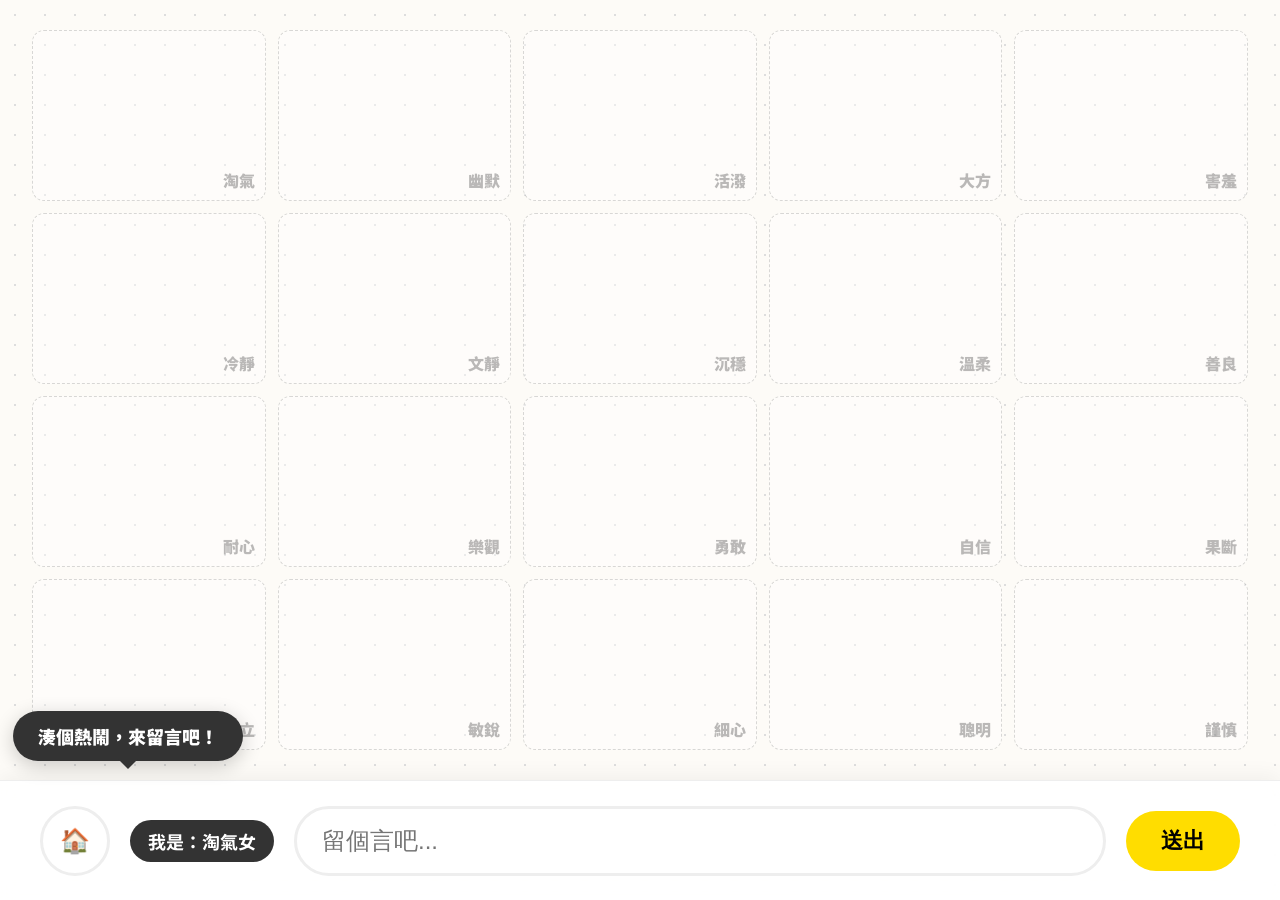
<file: guestbook.html>
<!DOCTYPE html>
<html lang="zh-Hant">
<head>
<meta charset="UTF-8">
<meta name="viewport" content="width=device-width, initial-scale=1, maximum-scale=1, user-scalable=no">
<title>20種結果留言牆</title>
<link href="https://fonts.googleapis.com/css2?family=Manrope:wght@400;700;800&family=Noto+Sans+TC:wght@400;700;900&display=swap" rel="stylesheet">

<style>
  /* === 自訂鼠標樣式 === */
  body, button, input, .person, .zone, .ui-layer { 
    cursor: none !important; 
  }

  #fake-cursor {
    width: 100px; 
    height: 100px;
    position: fixed; top: 0; left: 0; 
    pointer-events: none; z-index: 99999; will-change: transform;
  }
  
  #fake-cursor-img {
    width: 100%; height: 100%;
    background-image: url('PNG/cursor.png'); 
    background-size: contain; background-repeat: no-repeat;
    transform-origin: center 80%;
  }
  
  #fake-cursor.is-clicking #fake-cursor-img {
    background-image: url('PNG/cursor-click.png'); 
    transform: rotate(-5deg);
  }

  * { box-sizing: border-box; }
  body { 
    font-family: "Manrope", "Noto Sans TC", sans-serif; 
    margin: 0; padding: 0; 
    background: #f0f0f0; 
    height: 100vh; width: 100vw;
    overflow: hidden; 
  }

  /* === 主容器 === */
  .viewport {
    width: 100%; height: 100%;
    position: relative;
    background-color: #fdfbf7;
    background-image: radial-gradient(#ddd 1px, transparent 1px);
    background-size: 30px 30px;
    display: flex; justify-content: center; align-items: center; 
    padding-bottom: 120px; 
  }

  /* === 廣場網格 === */
  .plaza {
    width: 95vw; height: 80vh; 
    display: grid; 
    grid-template-columns: repeat(5, 1fr); 
    grid-template-rows: repeat(4, 1fr);
    gap: 12px; 
  }

  /* === 區域樣式 === */
  .zone {
    position: relative;
    border: 1px dashed rgba(0,0,0,0.15); 
    border-radius: 12px;
    background: rgba(255,255,255,0.4);
    transition: all 0.2s;
  }
  .zone:hover { 
    background: rgba(255,255,255,0.8); 
    border-color: rgba(0,0,0,0.3);
  }
  .zone-label {
    position: absolute; 
    font-size: 16px; font-weight: 900; color: #555; opacity: 0.4;
    bottom: 8px; right: 10px;
    pointer-events: none; z-index: 0;
  }

  /* === 小人樣式 === */
  .person {
    position: absolute;
    display: flex; flex-direction: column; align-items: center;
    width: 100px; /* 🎯 配合下方寬度調整 */
    z-index: 10;
    transition: transform 0.2s, z-index 0.2s;
    cursor: pointer;
  }
  .person:hover { z-index: 100 !important; transform: scale(1.2); }

  /* 🎯 修改點：將原本的 150px 縮小為 100px，減輕效能負擔 */
  .avatar-video-box {
    width: 100px; height: 100px; 
    background: transparent; 
    border: none; 
    border-radius: 0; 
    box-shadow: none; 
    display: flex; justify-content: center; align-items: center;
    position: relative;
    overflow: visible; 
  }
  
  /* 影片本體 */
  .avatar-video-box video {
    width: 100%; height: 100%;
    object-fit: contain; 
    transform: scale(1); 
  }

  .bubble {
    background: #fff; padding: 4px 8px; border-radius: 8px;
    font-size: 13px; font-weight: 700; color: #333;
    box-shadow: 0 2px 5px rgba(0,0,0,0.1);
    margin-bottom: 0px; 
    position: relative;
    max-width: 120px; 
    white-space: nowrap; overflow: hidden; text-overflow: ellipsis;
    opacity: 0.95;
    text-align: center;
  }
  .person:hover .bubble { white-space: normal; overflow: visible; z-index: 101; min-width: 90px;}
  .bubble::after {
    content: ''; position: absolute; bottom: -4px; left: 50%; transform: translateX(-50%);
    border-width: 4px 4px 0; border-style: solid; border-color: #fff transparent transparent;
  }

  /* === UI 固定層 === */
  .ui-layer {
    position: fixed; top: 0; left: 0; width: 100%; height: 100%;
    pointer-events: none; z-index: 500;
  }
  .ui-layer > * { pointer-events: auto; }

  .input-bar {
    position: absolute; bottom: 0; left: 0; width: 100%; 
    height: 120px;
    background: rgba(255,255,255,0.9); padding: 0 40px;
    box-shadow: 0 -4px 20px rgba(0,0,0,0.05);
    display: flex; align-items: center; gap: 20px; 
    backdrop-filter: blur(8px);
    border-top: 1px solid #eee;
  }
  
  .role-badge { 
    background: #333; color: #fff; padding: 8px 18px; border-radius: 30px; 
    font-weight: bold; white-space: nowrap; font-size: 18px;
  }
  
  input { 
    flex-grow: 1; padding: 15px 25px; 
    font-size: 24px; 
    border: 3px solid #eee; border-radius: 60px; outline: none; 
    height: 70px;
  }
  
  button.send { 
    padding: 15px 35px; border-radius: 60px; border: 0; 
    background: #ffdd00; font-weight: 900; 
    font-size: 22px; 
    cursor: pointer; 
  }
  
  button.home {
    padding: 15px; border-radius: 50%; border: 3px solid #eee; 
    background: #fff; cursor: pointer; 
    font-size: 24px; 
    width: 70px; height: 70px;
    display: flex; align-items: center; justify-content: center;
  }

 

  /* --- 留言引導氣泡框 --- */
  .invite-bubble {
    position: absolute;
    top: -70px; 
    left: 10%;
    transform: translateX(-50%);
    background-color: #333; 
    color: #fff;
    padding: 12px 25px;
    border-radius: 50px;
    font-weight: 900;
    font-size: 18px;
    box-shadow: 0 5px 20px rgba(0,0,0,0.2);
    white-space: nowrap;
    pointer-events: none; 
    z-index: 600;
    animation: floatInvite 2s ease-in-out infinite;
  }

  .invite-bubble::after {
    content: '';
    position: absolute;
    bottom: -8px; 
    left: 50%;
    transform: translateX(-50%);
    border-width: 10px 10px 0; 
    border-style: solid;
    border-color: #333 transparent transparent transparent;
  }

  @keyframes floatInvite {
    0%, 100% { transform: translate(-50%, 0); }
    50% { transform: translate(-50%, -10px); } 
  }
</style>
</head>
<body>

  <div class="viewport">
    <div class="plaza" id="plaza"></div>
  </div>



  <div class="ui-layer">
    <div class="input-bar">
      <div class="invite-bubble">湊個熱鬧，來留言吧！</div>
      <button class="home" onclick="location.href='index.html'">🏠</button>
      <div class="role-badge">我是：<span id="my-role">未知</span></div>
      
      <input type="text" id="msg-input" placeholder="留個言吧..." maxlength="20" autocomplete="off">
      
      <button class="send" onclick="addMessage()">送出</button>
    </div>
  </div>
  
<div id="fake-cursor"><div id="fake-cursor-img"></div></div>
<script>
  // ==========================================
  // 1. 設定：20 種結果名稱 (對應格子)
  // ==========================================
  const roleList = [
    "淘氣", "幽默", "活潑", "大方",
    "害羞", "冷靜", "文靜", "沉穩",
    "溫柔", "善良", "耐心", "樂觀",
    "勇敢", "自信", "果斷", "獨立",
    "敏銳", "細心", "聰明", "謹慎"
  ];

  // 生成格子
  const plaza = document.getElementById('plaza');
  roleList.forEach((role, i) => {
    const zone = document.createElement('div');
    zone.className = 'zone';
    zone.id = `zone-${i}`;
    
    const label = document.createElement('div');
    label.className = 'zone-label';
    label.textContent = role;
    zone.appendChild(label);
    plaza.appendChild(zone);
  });

  // ==========================================
  // 3. 資料與渲染
  // ==========================================
  const myData = JSON.parse(localStorage.getItem('photobooth_template') || '{}');
  const myRole = myData.role || '淘氣女'; 
  document.getElementById('my-role').textContent = myRole;

  let messages = JSON.parse(localStorage.getItem('guestbook_messages') || '[]');

 function renderCrowd() {
    // 1. 重置所有格子的內容 (只保留標籤)
    document.querySelectorAll('.zone').forEach(z => {
      const label = z.querySelector('.zone-label');
      z.innerHTML = ''; 
      if(label) z.appendChild(label);
    });

    // 🎯 效能救星 1：限制畫面最多只顯示「最新 50 筆」留言，防止 DOM 元素爆炸
  const displayMessages = messages;

    // 2. 渲染每一個留言的小人
    displayMessages.forEach((msg, idx) => {
      const fullRole = msg.role; // e.g. "淘氣女"
      const adjective = fullRole.replace(/[男女]$/, ''); // "淘氣"
      
      let roleIndex = roleList.indexOf(adjective);
      if(roleIndex === -1) roleIndex = roleList.indexOf(fullRole);
      if(roleIndex === -1) roleIndex = 19; 

      const container = document.getElementById(`zone-${roleIndex}`);
      if(!container) return;

      const person = document.createElement('div');
      person.className = `person style-0`;
      
      // 隨機位置計算
      const hash = msg.text.length + idx * 113; 
      const randX = (hash * 37 % 70) + 15; 
      const randY = (hash * 59 % 60) + 20; 
      
      person.style.left = `${randX}%`;
      person.style.top = `${randY}%`;
      person.style.zIndex = idx + 10;

      const videoSrc = `Quiz results page/${fullRole}.webm`;

      // 🎯 效能救星 2：拿掉 autoplay，加上 preload="metadata"，讓瀏覽器預設只抓第一張畫面當圖片
      person.innerHTML = `
        <div class="bubble">${msg.text}</div>
        <div class="avatar-video-box">
          <video src="${videoSrc}" loop muted playsinline preload="metadata" class="avatar-vid"></video>
        </div>
      `;
      
      // 🎯 效能救星 3：滑鼠移上去才播放影片，移開就暫停並回到第一幀
      person.addEventListener('mouseenter', () => {
        const vid = person.querySelector('video');
        if (vid) vid.play().catch(e => console.log(e));
      });
      
      person.addEventListener('mouseleave', () => {
        const vid = person.querySelector('video');
        if (vid) {
          vid.pause();
          vid.currentTime = 0; 
        }
      });

      container.appendChild(person);
    });
  }

  // ==========================================
  // 4. 輸入留言
  // ==========================================
  function addMessage() {
    const input = document.getElementById('msg-input');
    const text = input.value.trim();
    if(!text) return;
    
    const newMsg = {
      role: myRole, 
      text: text,
      time: new Date().toLocaleTimeString()
    };
    
    messages.push(newMsg); 
    localStorage.setItem('guestbook_messages', JSON.stringify(messages));
    
    input.value = '';
    renderCrowd();
  }

  document.getElementById('msg-input').addEventListener('keypress', (e)=>{
    if(e.key === 'Enter') addMessage();
  });

  // 啟動畫面渲染
  renderCrowd();

// === 自訂鼠標控制 ===
  (function(){
    const cursor = document.getElementById('fake-cursor');
    let mouseX = -100, mouseY = -100; 
    let curX = -100, curY = -100;

    document.addEventListener('mousemove', (e) => {
      mouseX = e.clientX;
      mouseY = e.clientY;
    });

    document.addEventListener('mousedown', () => cursor.classList.add('is-clicking'));
    document.addEventListener('mouseup', () => cursor.classList.remove('is-clicking'));

    function renderCursor() {
      curX += (mouseX - curX) * 0.2;
      curY += (mouseY - curY) * 0.2;
      cursor.style.transform = `translate3d(${curX}px, ${curY}px, 0)`;
      requestAnimationFrame(renderCursor);
    }
    renderCursor();
  })();
</script>
</body>
</html>
</file>
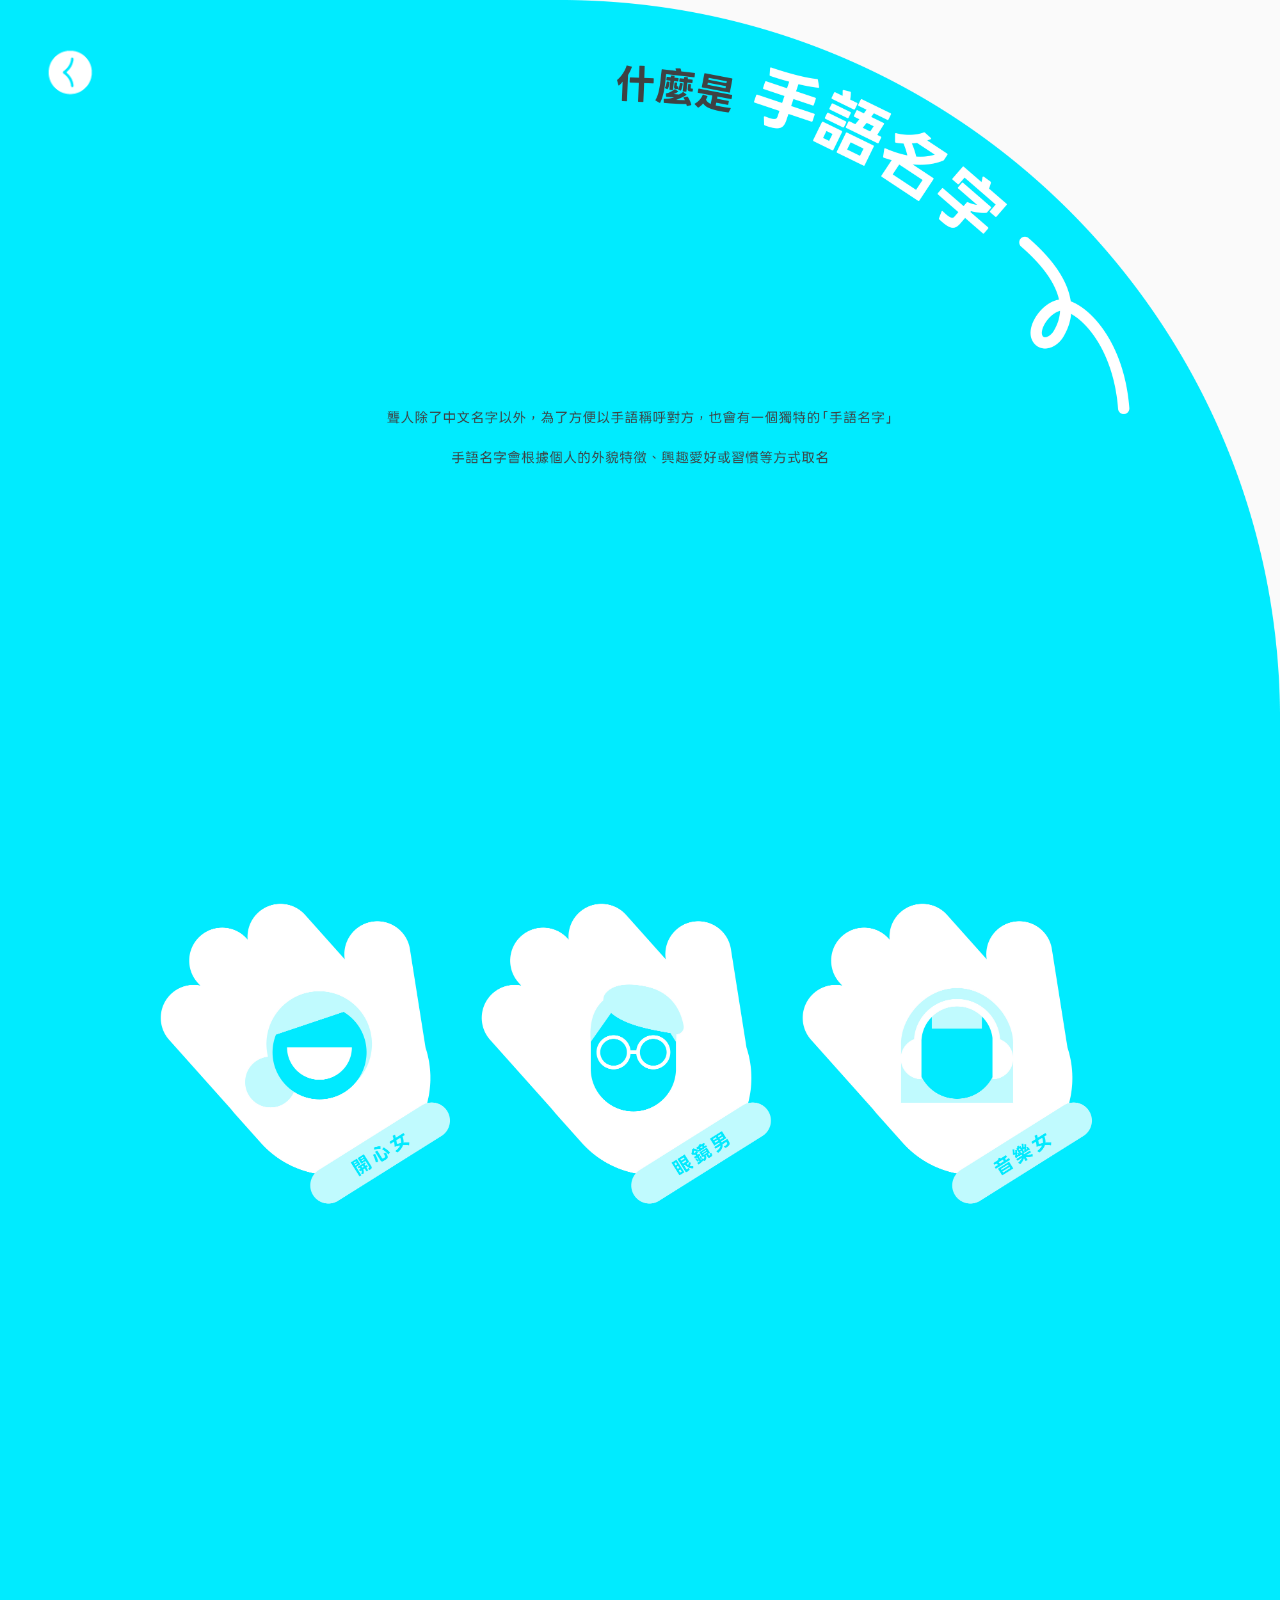
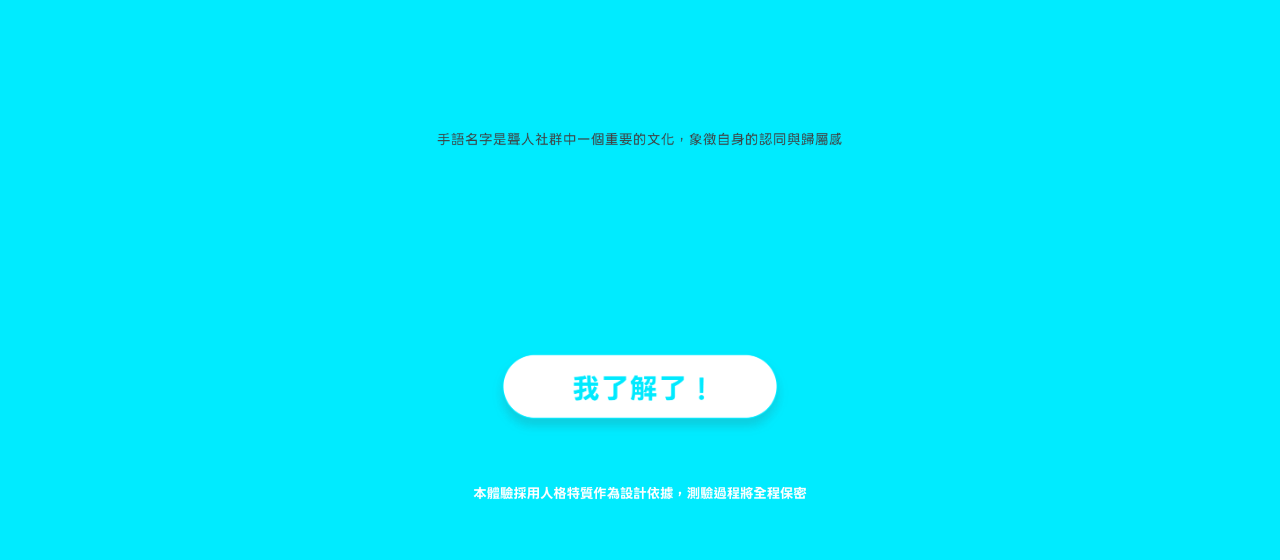
<file: intro.html>
<!DOCTYPE html>
<html lang="zh-TW">
<head>
    <meta charset="UTF-8">
    <meta name="viewport" content="width=device-width, initial-scale=1.0">
    <title>什麼是手語名字</title>
    <link rel="stylesheet" href="style.css">
</head>
<body class="intro-page">

    <a href="quiz-start.html" class="back-home-btn">
        <img src="PNG/回到最頂部_箭頭.png" alt="返回首頁">
    </a>

    <div class="intro-container">
        <img src="JPG/介紹.jpg" alt="什麼是手語名字" class="intro-bg-img">
        <img src="PNG/介紹_按鈕.png" alt="前往下一階段" class="next-btn" id="nextBtn">
    </div>

    <div class="info-overlay" id="infoOverlay" style="display: none;">
        <div class="info-card">
            <h2 class="info-title">該如何稱呼你呢</h2>
           <input type="text" id="userNameInput" class="info-input" placeholder="輸入名字" autocomplete="off">

            <h2 class="info-title">生理性別</h2>
            <div class="gender-selection">
                <button class="gender-btn" data-gender="男">男</button>
                <button class="gender-btn" data-gender="女">女</button>
            </div>

            <button id="gogoBtn" class="gogo-btn">GOGO！</button>
        </div>
    </div>

    <script src="script.js"></script>
</body>
</html>
</file>
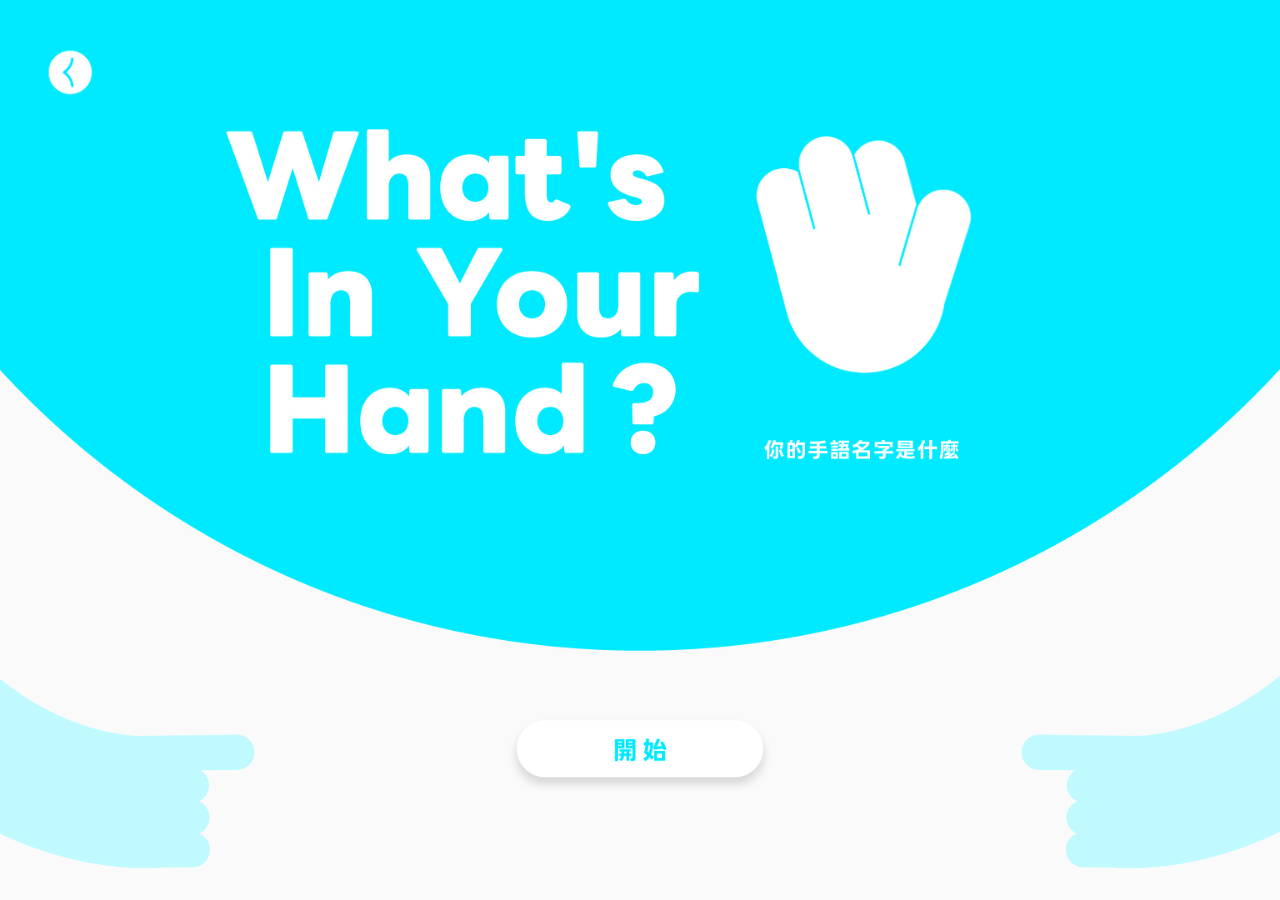
<file: quiz-start.html>
<!DOCTYPE html>
<html lang="zh-TW">
<head>
    <meta charset="UTF-8">
    <meta name="viewport" content="width=device-width, initial-scale=1.0">
    <title>台灣手語教學</title>
    <link rel="stylesheet" href="style.css">
</head>
<body>
<a href="index.html" class="back-home-btn">
        <img src="PNG/回到最頂部_箭頭.png" alt="返回首頁">
    </a>
    <header class="hero-section">
        <img src="PNG/封面_按鈕.png" alt="開始測驗" class="start-btn" id="startBtn">

        <img src="PNG/封面_揮手.png" alt="揮手" class="hand-palm">
        
        <img src="PNG/封面_左手.png" alt="左手" class="hand left-hand">
        
        <img src="PNG/封面_右手.png" alt="右手" class="hand right-hand">
    </header>

    <script src="script.js"></script>
</body>
</html>
</file>
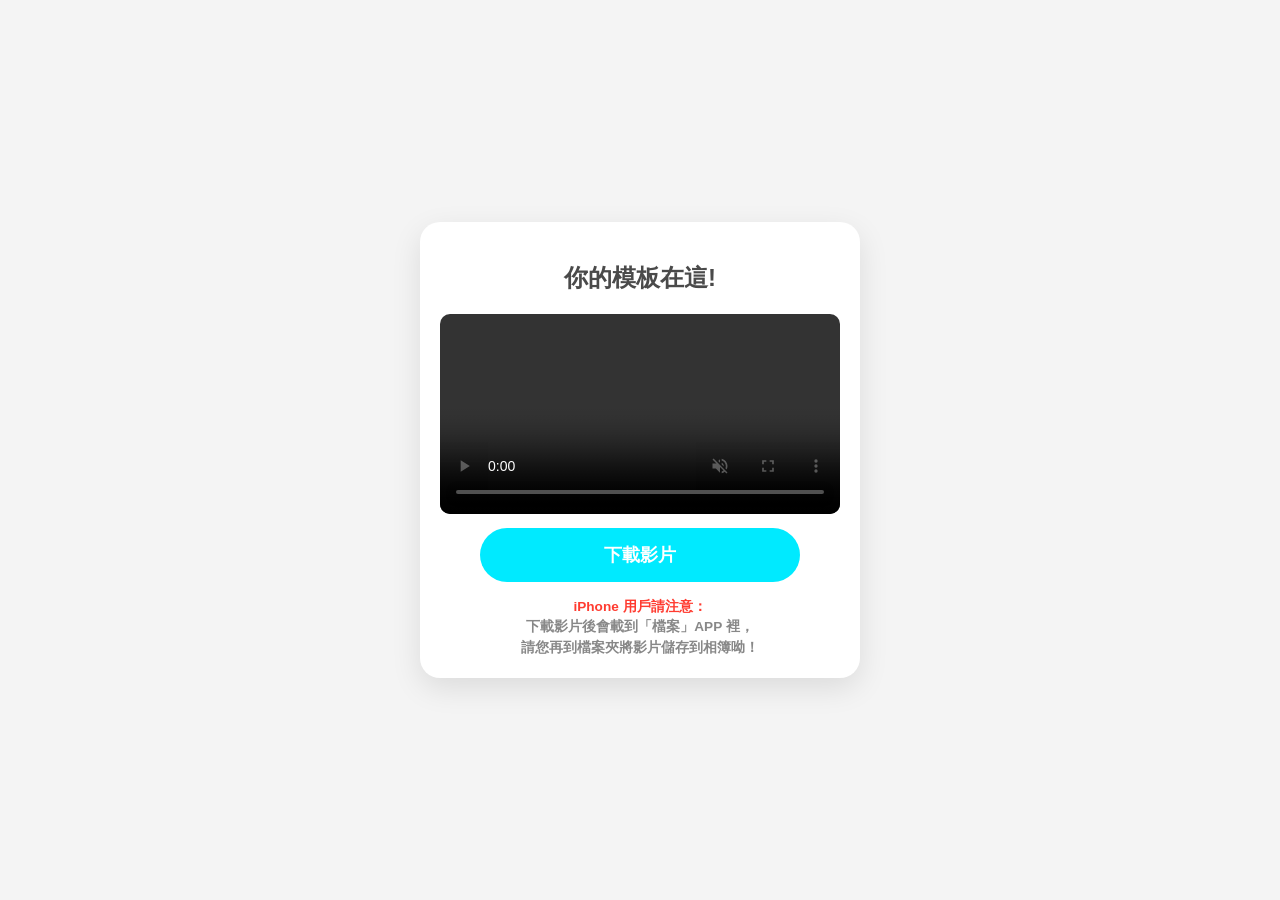
<file: share.html>
<!DOCTYPE html>
<html lang="zh-TW">
<head>
    <meta charset="UTF-8">
    <meta name="viewport" content="width=device-width, initial-scale=1.0">
    <title>你的專屬手語拍貼</title>
    <style>
        body { margin: 0; background: #f4f4f4; display: flex; flex-direction: column; align-items: center; justify-content: center; min-height: 100vh; font-family: sans-serif; }
        .v-card { width: 90%; max-width: 400px; background: white; border-radius: 20px; padding: 20px; box-shadow: 0 10px 30px rgba(0,0,0,0.1); text-align: center; }
        video { width: 100%; border-radius: 10px; margin-bottom: 10px; }
        
        /* 修改按鈕樣式以適應 button 標籤 */
        .dl-btn { 
            background: #00EAFF; color: white; padding: 15px 30px; 
            border-radius: 50px; text-decoration: none; font-weight: bold; 
            display: inline-block; border: none; cursor: pointer; 
            font-size: 1.1rem; width: 80%; transition: 0.3s;
        }
        .dl-btn:disabled { background: #ccc; cursor: not-allowed; }
        .dl-btn:active { transform: scale(0.95); }
        
        .hint-text { font-size: 0.85rem; color: #888; line-height: 1.5; margin-bottom: 20px; font-weight: bold;}
        .highlight { color: #FF3B30; }
    </style>
</head>
<body>
    <div class="v-card">
        <h2 style="color: #4A4A4A;">你的模板在這!</h2>
        
        <video id="player" controls autoplay loop muted playsinline></video>
        
       

        <button id="downloadBtn" class="dl-btn">下載影片</button>
        <p class="hint-text" style="margin-top: 15px; margin-bottom: 0;">
            <span class="highlight">iPhone 用戶請注意：</span><br>
            下載影片後會載到「檔案」APP 裡，<br>
            請您再到檔案夾將影片儲存到相簿呦！
        </p>
        
    </div>

    <script>
        const videoUrl = new URLSearchParams(window.location.search).get('video');
        
        if(videoUrl) {
            // 1. 正常播放影片
            document.getElementById('player').src = videoUrl;
            
            // 2. 終極 Blob 破解下載法
            document.getElementById('downloadBtn').addEventListener('click', async function() {
                const btn = this;
                const originalText = btn.innerText;
                
                // 顯示讀取中，避免重複點擊
                btn.innerText = '⏳ 影片處理中...';
                btn.disabled = true;

                try {
                    // 👉 魔法 1：在背景把雲端影片抓下來變成手機的資料 (Blob)
                    const response = await fetch(videoUrl);
                    const blob = await response.blob();
                    
                    // 👉 魔法 2：把這包資料變成手機「本機端」的專屬網址
                    const blobUrl = window.URL.createObjectURL(blob);
                    
                    // 👉 魔法 3：做一個隱形的按鈕，觸發本機下載，蘋果就會放行了！
                    const a = document.createElement('a');
                    a.style.display = 'none';
                    a.href = blobUrl;
                    a.download = '我的手語拍貼.mp4'; // 強制給定檔名
                    
                    document.body.appendChild(a);
                    a.click();
                    
                    // 清除產生出來的垃圾網址
                    window.URL.revokeObjectURL(blobUrl);
                    document.body.removeChild(a);
                    
                    btn.innerText = '✅ 下載成功！';
                } catch (error) {
                    console.error('下載失敗', error);
                    alert('下載失敗，請嘗試直接「長按影片」儲存喔！');
                } finally {
                    // 3 秒後把按鈕恢復原狀
                    setTimeout(() => {
                        btn.innerText = originalText;
                        btn.disabled = false;
                    }, 3000);
                }
            });
        }
    </script>
</body>
</html>
</file>
<file: style.css>
/* =========================================
   載入自訂字體 (LINE Seed TW)
   ========================================= */
@font-face {
    font-family: 'LINE Seed TW';
    src: url('fonts/LINESeedTW_TTF_Th.ttf') format('truetype');
    font-weight: 300;
    font-style: normal;
}

@font-face {
    font-family: 'LINE Seed TW';
    src: url('fonts/LINESeedTW_TTF_Rg.ttf') format('truetype');
    font-weight: 400;
    font-style: normal;
}

@font-face {
    font-family: 'LINE Seed TW';
    src: url('fonts/LINESeedTW_TTF_Bd.ttf') format('truetype');
    font-weight: 700;
    font-style: normal;
}

@font-face {
    font-family: 'LINE Seed TW';
    src: url('fonts/LINESeedTW_TTF_Eb.ttf') format('truetype');
    font-weight: 900;
    font-style: normal;
}

/* =========================================
   基礎重置 (Reset)
   ========================================= */
* {
    margin: 0;
    padding: 0;
    box-sizing: border-box;
    cursor: url('PNG/cursor.png'), auto !important;
    
    /* 🎯 加上這兩行，防止全站文字被反白選取 */
    -webkit-user-select: none; /* 針對 Safari (iPhone/iPad) 與 Chrome */
    user-select: none;         /* 標準寫法 */
}

input, textarea {
    -webkit-user-select: auto !important;
    user-select: auto !important;
}

/* 全域套用 LINE Seed TW 字體 */
body {
    font-family: 'LINE Seed TW', sans-serif;
}

/* 封面區塊 (Hero Section) */
.hero-section {
    width: 100%;
    height: 100vh; 
    background-image: url('JPG/封面.jpg'); 
    background-position: center; 
    background-repeat: no-repeat; 
    background-size: cover; 
    position: relative; 
    overflow: hidden;
}

.start-btn {
    position: absolute;
    bottom: 10%; 
    left: 50%;
    transform: translateX(-50%); 
    width: 300px; 
    max-width: 80%; 
    cursor: pointer; 
    transition: transform 0.3s ease; 
}
.start-btn:hover {
    transform: translateX(-50%) scale(1.05); 
}

/* 兩隻手 */
.hand {
    position: absolute;
    bottom: 20px; 
    width: 2600px; 
    max-width: 40%; 
    transition: left 0.3s ease, right 0.3s ease; 
}
.left-hand { left: -250px; }
.right-hand { right: -250px; }
.hero-section:has(#startBtn:hover) .left-hand { left: -200px; }
.hero-section:has(#startBtn:hover) .right-hand { right: -200px; }

/* 標題旁的手掌 */
.hand-palm {
    position: absolute;
    top: 13%;
    left: 55%; 
    width: 350px; 
    max-width: 25%; 
    transform-origin: bottom center; 
    animation: wobble 2.5s ease-in-out infinite;
    will-change: transform;
}
@keyframes wobble {
    0%, 100% { transform: rotate(-8deg); }
    50% { transform: rotate(8deg); }
}

/* =========================================
   測驗頁面：左上角返回首頁按鈕
   ========================================= */
.back-home-btn {
    position: fixed; /* 🎯 從 absolute 改為 fixed，確保永遠釘在視窗左上角 */
    top: 40px;
    left: 40px;
    width: 65px; 
    height: 65px;
    z-index: 9999;
    cursor: pointer;
    display: flex;
    justify-content: center;
    align-items: center;
    border-radius: 50%;
    transition: transform 0.3s ease; 
}

.back-home-btn img {
    width: 100%;
    height: auto;
    display: block;
    transform: rotate(-90deg); /* 🎯 魔法在這裡：把往上的箭頭轉向左邊 */
}

/* 滑鼠移上去的互動動畫：微微往左浮動並放大 */
.back-home-btn:hover {
    transform: translateX(-10px) scale(1.05); 
}

/* 📱 手機版 RWD 微調 */
@media (max-width: 768px) {
    .back-home-btn {
        top: 20px;
        left: 20px;
        width: 50px;
        height: 50px;
    }
}
/* 隱藏捲軸 */
::-webkit-scrollbar { display: none; }
html, body { -ms-overflow-style: none; scrollbar-width: none; }

/* 介紹頁面 */
.intro-page { background-color: #00E1FF; }
.intro-container { position: relative; width: 100%; }
.intro-bg-img { width: 100%; display: block; }

.next-btn {
    position: absolute;
    bottom: 5%; 
    left: 50%;
    transform: translateX(-50%); 
    width: 330px; 
    max-width: 80%; 
    cursor: pointer; 
    transition: transform 0.3s ease; 
}
.next-btn:hover {
    transform: translateX(-50%) scale(1.05); 
}

/* 對話頁面 */
.talk-page {
    background-color: #F8F8F8;
    min-height: 100vh;
    position: relative;
    overflow: hidden;
}

.dialog-container {
    position: absolute;
    bottom: 15%; 
    left: 50%;
    transform: translateX(-50%);
    width: 85%; 
    max-width: 1000px; 
}

.dialog-box {
    position: relative;
    background-color: #FFFFFF;
    border: 3px solid #00EAFF; 
    border-radius: 20px; 
    padding: 60px 80px; 
    box-shadow: none;
}

.dialog-text {
    font-size: 1.6rem; 
    font-weight: bold; 
    color: #333333; 
    line-height: 1.6;
    margin: 0;
    position: relative;
    display: inline-block;
}

.dialog-text::after {
    content: ''; 
    position: absolute;
    right: -10px; 
    top: 50%;
    transform: translateY(-50%);
    width: 2px; 
    height: 1.2em; 
    background-color: #333333; 
    animation: blink 1s infinite;
}
@keyframes blink {
    0%, 100% { opacity: 0; }
    50% { opacity: 1; }
}

.next-dialog-btn {
    position: absolute;
    bottom: 25px;
    right: 35px;
    cursor: pointer;
    animation: bounce 1.8s infinite ease-in-out;
    height: auto;
}
@keyframes bounce {
    0%, 100% { transform: translateY(0); }
    50% { transform: translateY(10px); } 
}

.next-btn-img {
    width: 30px; 
    height: auto; 
    display: block; 
}

/* 基本資料覆蓋層 */
.info-overlay {
    position: fixed; 
    top: 0;
    left: 0;
    width: 100%;
    height: 100%;
    background-color: rgba(0, 0, 0, 0.6); 
    z-index: 100; 
    display: flex;
    justify-content: center;
    align-items: center;
}

.info-card {
    background-color: #FFFFFF;
    border-radius: 20px;
    padding: 60px 60px;
    text-align: center;
    width: 90%;
    max-width: 500px;
    box-shadow: 0 10px 30px rgba(0, 0, 0, 0.3); 
}

.info-title {
    color: #4A4A4A;
    font-size: 1.2rem;
    margin-bottom: 15px;
    margin-top: 35px;
    font-weight: bold;
}
.info-title:first-child { margin-top: 0; }

.info-input {
    width: 100%;
    padding: 15px;
    border: 2px solid #00EAFF; 
    border-radius: 10px;
    font-size: 1rem;
    outline: none;
    text-align: center; 
    color: #00EAFF;
    font-weight: bold;
    font-family: inherit; /* 繼承 LINE Seed TW */
}
.info-input::placeholder { color: #D3D3D3; font-weight: normal; }

.gender-selection {
    display: flex;
    justify-content: center;
    gap: 30px; 
    margin-bottom: 40px;
}

.gender-btn {
    width: 70px;
    height: 70px;
    border-radius: 50%;
    border: 2px solid #00EAFF;
    background-color: transparent;
    color: #00EAFF;
    font-size: 1.5rem; 
    font-weight: bold;
    cursor: pointer;
    font-family: inherit; /* 繼承 LINE Seed TW */
}

.gender-btn.active {
    background-color: #00EAFF;
    color: transparent; 
    background-position: center;
    background-repeat: no-repeat;
    background-size: 80%; 
    transition: none; 
}
.gender-btn[data-gender="男"].active { background-image: url('PNG/男.png'); }
.gender-btn[data-gender="女"].active { background-image: url('PNG/女.png'); }

.gogo-btn {
    background-color: #00EAFF;
    color: #FFFFFF;
    border: none;
    border-radius: 30px;
    padding: 15px 40px;
    font-size: 1.2rem;
    font-weight: bold;
    cursor: pointer;
    width: 80%;
    transition: transform 0.3s ease, box-shadow 0.3s ease;
    font-family: inherit; /* 繼承 LINE Seed TW */
}
.gogo-btn:hover {
    transform: scale(1.05);
    box-shadow: 0 6px 20px rgba(0, 234, 255, 0.6);
}

/* =========================================
   測驗頁面共用設定 
   ========================================= */
.quiz-body {
    background-color: #FFFFFF;
    color: #333333;
    min-height: 100vh;
    display: flex;
    justify-content: center;
    align-items: center;
    overflow: hidden; 
}

.stage {
    width: 100%;
    max-width: 1200px;
    padding: 40px;
    position: relative;
    text-align: center;
    animation: fadeIn 0.5s ease;
    display: flex;
    flex-direction: column;
    justify-content: space-between;
    align-items: center;
    height: 100vh;
}
@keyframes fadeIn { 
    from { opacity: 0; transform: translateY(10px); } 
    to { opacity: 1; transform: translateY(0); } 
}
.hidden { display: none !important; }

.bg-video, .bg-img {
    position: absolute;
    top: 50%;
    left: 50%;
    transform: translate(-50%, -50%);
    width: 100%;           
    max-width: 900px;     
    height: auto;         
    max-height: 80vh;     
    object-fit: contain;  
    z-index: 0;           
    pointer-events: none; 
}

/* 測驗進行中 */
.quiz-header {
    display: none !important;
    text-align: center;
    width: 100%;
    max-width: 1000px;
    margin-top: 40px; 
    background: rgba(255, 255, 255, 0.9); 
    padding: 30px;
    border-radius: 20px;
    backdrop-filter: blur(5px);
    position: relative;
    z-index: 2; 
    box-shadow: none; 
}

.question-text {
    font-size: 2.2rem;
    font-weight: 900;
    color: #333;
    margin-bottom: 10px;
    line-height: 1.2;
}

.lead {
    font-size: 1.4rem;
    color: #555;
    font-weight: 700;
    margin-bottom: 10px;
    display: block;
}

.options-grid {
    display: flex;
    flex-direction: column; 
    gap: 15px; /* 按鈕之間的間距稍微縮小，看起來更緊湊 */
    width: 90%;
    max-width: 450px; /* 配合圖片比例，限制最大寬度讓按鈕不要太長 */
    
    /* 絕對定位：固定在畫面下方 */
    position: absolute;
    bottom: 8%; /* 距離底部的距離，如果覺得太高或太低可以改這裡 (例如 10% 或 5%) */
    left: 50%;
    transform: translateX(-50%);
    z-index: 10;
}

.option-card {
    width: 100%;
    cursor: pointer;
}
.option-card:hover { transform: scale(1.02); }
.option-card:active { transform: scale(0.98); }

.opt-pill-btn {
    width: 100%;
    padding: 16px 30px; /* 上下內距稍微調窄，讓按鈕看起來更修長 */
    border: none; /* 移除原本的亮藍色邊框 */
    border-radius: 50px; 
    background-color: #F4F4F4; /* 圖片上的淺灰色底 */
    
    font-size: 1.1rem; /* 字體稍微縮小，符合圖片比例 */
    font-weight: 700; /* 字體粗細 */
    color: #4A4A4A; /* 深灰色字體 */
    
    display: flex;
    justify-content: center;
    align-items: center;
    text-align: center;
    transition: all 0.3s ease; /* 讓變色跟縮放更平滑 */
    
    /* 加上非常淡的陰影，讓按鈕稍微浮出背景 */
    box-shadow: 0 4px 10px rgba(0, 0, 0, 0.05); 
}
.option-card:hover .opt-pill-btn {
    /* 移過去時，讓按鈕變成你們的品牌亮藍色，字變白色 */
    background-color: #00EAFF; 
    color: #FFFFFF; 
    transform: scale(1.02); /* 微微放大 */
    box-shadow: 0 6px 15px rgba(0, 234, 255, 0.3); /* 帶有藍色的發光陰影 */
}

/* 5. 點擊瞬間 (Active) 的回饋感 */
.option-card:active .opt-pill-btn {
    transform: scale(0.98); /* 微微縮小，模擬按壓感 */
}

/* 進度條 */
.progress-bar { 
    position: fixed; 
    top: 0; 
    left: 0; 
    width: 100vw; 
    height: 8px; 
    background: rgba(0, 234, 255, 0.2); 
    z-index: 9999; 
}
.progress-fill { 
    height: 100%; 
    background: #00EAFF; 
    width: 0%; 
    transition: width 0.4s ease-out; 
}

/* 過場情境頁面 */
.rpg-stage { justify-content: flex-end; padding-bottom: 5%; }
.rpg-box-container { position: relative; width: 90%; max-width: 1000px; z-index: 10; }
.rpg-dialogue-box { 
    background: #ffffff; 
    border: 3px solid #00EAFF; 
    border-radius: 20px; 
    padding: 50px 70px; 
    min-height: 150px; 
    box-shadow: none; 
    display: flex; 
    flex-direction: column; 
    justify-content: flex-start; 
    align-items: flex-start;
    cursor: pointer; 
    position: relative; 
}
.rpg-text { color: #333; font-size: 2rem; font-weight: 700; line-height: 1.5; white-space: pre-wrap; text-align: left; }

/* =========================================
   新版測驗結果畫面 (Result Page) - 完美 1920x1080
   ========================================= */
.result-stage {
    padding: 0; 
    max-width: 100%;
    width: 100vw;
    height: 100vh;
    display: flex;
    justify-content: center;
    align-items: center;
    background-color: #F8F8F8; 
}

/* 使用 aspect-ratio 確保在任何螢幕都保持 16:9，不變形不裁切 */
.result-image-container {
    position: relative;
    width: 100vw;
    max-width: calc(100vh * (1920 / 1080));
    height: 100vh;
    max-height: calc(100vw * (1080 / 1920));
    background-color: #fff;
    overflow: hidden;
}

/* 結果底圖設定 */
.result-base-img {
    position: absolute;
    top: 0;
    left: 0;
    width: 100%;
    height: 100%;
    object-fit: contain; 
    z-index: 1;
}
.res-dynamic-video {
    position: absolute;
    z-index: 2;          /* 🎯 確保層級大於底圖的 1，這樣才會浮在上面 */
    top: 50%;            /* 垂直置中 */
    left: 30%;           /* 🎯 讓影片靠左側 (數值越小越靠左) */
    transform: translate(-50%, -50%); 
    width: 33%;          /* 🎯 影片的大小，可以根據你的視覺需求微調 */
    height: auto;
    object-fit: contain;
    pointer-events: none; /* 讓滑鼠可以穿透影片，不會干擾其他點擊 */
}
/* 動態文字疊加設定 */
.res-dynamic-text {
    position: absolute;
    z-index: 2;
    top: 24%; 
    left: 57.5%; 
    transform: translate(-50%, -50%); 
    
    font-size: 1.8rem;
    font-weight: 700;
    color: #4A4A4A; 
    margin: 0;
    white-space: nowrap; 
}

#res-name {
    font-size: 2.2rem;
    color: #00EAFF; 
    margin-right: 5px;
    font-weight: 900;
}

/* 按鈕群組疊加設定 */
.res-button-group {
    position: absolute;
    z-index: 2;
    bottom: 30%; 
    left: 57.5%; 
    transform: translate(-50%, 50%); 
    
    display: flex;
    gap: 20px; 
}

/* 共用按鈕樣式 */
.res-btn {
    padding: 15px 40px;
    font-size: 1.6rem;
    font-weight: bold;
    border-radius: 50px;
    cursor: pointer;
    transition: transform 0.2s, box-shadow 0.2s;
    font-family: inherit; /* 繼承 LINE Seed TW */
}
.res-btn:hover { transform: scale(1.05); }

/* 重測按鈕 */
.outline-btn {
    background-color: #FFFFFF;
    color: #00EAFF;
    border: 3px solid #00EAFF;
}

/* 拍貼按鈕 */
.solid-btn {
    background-color: #00EAFF;
    color: #FFFFFF;
    border: 3px solid #00EAFF;
    box-shadow: 0 5px 15px rgba(0, 234, 255, 0.4);
}

/* 螢幕較小時自動縮小文字與按鈕 */
@media (max-width: 768px) {
    .res-dynamic-text { font-size: 1.2rem; }
    #res-name { font-size: 1.5rem; }
    .res-btn { padding: 10px 25px; font-size: 1.2rem; }
    .res-button-group { gap: 10px; }
}

/* =========================================
   拍貼機頁面 (Photobooth)
   ========================================= */
.booth-page {
    background-color: #000000;
    width: 100vw;
    height: 100vh;
    overflow: hidden;
    position: relative;
}

/* 視訊鏡頭全螢幕滿版顯示 */
#webcam-video {
    position: absolute;
    top: 0;
    left: 0;
    width: 100%;
    height: 100%;
    object-fit: cover; 
    transform: scaleX(-1); 
    z-index: 1;
}

.booth-ui-layer {
    position: absolute;
    top: 0; left: 0; width: 100%; height: 100%;
    z-index: 10;
    pointer-events: none;
}

/* 背景變暗暗的覆蓋層 */
.booth-modal-overlay {
    position: absolute;
    top: 0; left: 0; width: 100%; height: 100%;
    background-color: rgba(0, 0, 0, 0.6); 
    display: flex;
    justify-content: center;
    align-items: center;
    pointer-events: auto;
    transition: opacity 0.5s ease;
}

.booth-modal-content {
    position: relative;
    width: 90%;
    max-width: 800px; 
    display: flex;
    justify-content: center;
    align-items: center;
}

.modal-bg-img {
    width: 100%;
    height: auto;
    display: block;
}

/* 互動掃描框定位 */
.interactive-area {
    position: absolute;
    top: 50%; 
    display: flex;
    flex-direction: column;
    align-items: center;
}

/* =========================================
   全新掃描框動畫與外觀 (完美還原設計圖)
   ========================================= */
.scanner-box {
    position: relative;
    width: 140px;
    height: 140px;
    display: flex;
    justify-content: center;
    align-items: center;
    margin-bottom: 15px;
}

.scanner-svg {
    position: absolute;
    top: 0; left: 0;
    width: 100%; height: 100%;
}

/* 四個框角的共用設定 */
.corner-brackets {
    transition: stroke 0.3s ease, opacity 0.3s ease;
}

/* 方形進度條的共用設定 */
.progress-ring-rect {
    stroke-dasharray: 526; 
    stroke-dashoffset: 526; 
    transition: stroke-dashoffset 0.1s linear, opacity 0.3s ease;
    opacity: 0;
}

/* --- 狀態 1：沒有手 (白框角) --- */
.state-no-hand .corner-brackets {
    stroke: #FFFFFF;
    opacity: 1;
}
.state-no-hand .progress-ring-rect { opacity: 0; }

/* --- 狀態 2：有手沒揮 (藍框角) --- */
.state-hand-detected .corner-brackets {
    stroke: #00EAFF;
    opacity: 1;
}
.state-hand-detected .progress-ring-rect { opacity: 0; }

/* --- 狀態 3：揮手中 (隱藏框角，顯示連續藍線) --- */
.state-waving .corner-brackets {
    opacity: 0; 
}
.state-waving .progress-ring-rect {
    opacity: 1; 
}

/* 手掌圖示的顯示邏輯 */
.wobble-hand-icon {
    width: 70px;
    height: auto;
    transition: opacity 0.3s ease;
    transform-origin: bottom center;
    z-index: 2;
}

.state-no-hand .wobble-hand-icon { opacity: 0.5; }
.state-hand-detected .wobble-hand-icon { opacity: 1; }
.state-waving .wobble-hand-icon {
    opacity: 1;
    animation: wobble 2s ease-in-out infinite;
}

/* 文字狀態設定 */
.status-text {
    font-size: 1.3rem;
    font-weight: 800;
    color: #FFFFFF; 
    margin: 0;
    letter-spacing: 2px;
}

/* =========================================
   教學與拍照階段 UI
   ========================================= */
.teaching-overlay {
    position: absolute;
    top: 0; left: 0; width: 100%; height: 100%;
    pointer-events: none; 
}

/* 左側教學動畫 (WebM) */
.tutorial-video {
    position: absolute;
    top: 56%;
    left: -8%; 
    transform: translateY(-50%);
    height: 125vh; 
    width: auto;
    z-index: 5;
}


    

/* 白框狀態 (找手中) */
.tracker-white { color: #FFFFFF; transform: translate(-50%, -50%) scale(1); }
/* 藍框狀態 (已鎖定手部) */
.tracker-blue { color: #00EAFF; transform: translate(-50%, -50%) scale(0.9); }

/* =========================================
   角色名稱 (動態文字大小與排版)
   ========================================= */
.role-display-text {
    position: absolute;
    bottom: 20%;
    left: 65%;
    transform: translateX(-50%);
    font-weight: 900;
    text-shadow: 2px 2px 5px rgba(0,0,0,0.5); 
    letter-spacing: 5px;
    margin: 0;
    z-index: 10;
    display: flex;
    gap: 20px; 
    align-items: baseline; 
}

/* 預設狀態 (還沒輪到它時：灰色、較小) */
.role-display-text span {
    font-size: 1.5rem; 
    color: #AAAAAA;
    transition: all 0.4s cubic-bezier(0.175, 0.885, 0.32, 1.275); 
}

/* 啟動狀態 (現在正在比這個詞：藍色、變大) */
.role-display-text span.active-text {
    font-size: 2.5rem; 
    color: #00EAFF;
}

/* 下方提示藥丸 (固定長度居中) */
.hint-pill {
    position: absolute;
    bottom: 8%; 
    left: 50%; 
    transform: translateX(-50%);
    background-color: #FFFFFF;
    color: #333333;
    font-size: 1.5rem;
    font-weight: 800;
    padding: 15px 20px;
    width: 600px; 
    max-width: 90%; 
    text-align: center; 
    border-radius: 50px;
    box-shadow: 0 5px 15px rgba(0,0,0,0.2);
    z-index: 10;
    transition: background-color 0.3s, color 0.3s;
}

/* =========================================
   多重指定框與錄影 UI
   ========================================= */
.target-box {
    position: absolute;
    transform: translate(-50%, -50%) scale(1);
    width: 220px; 
    height: 220px;
    z-index: 10;
    transition: transform 0.3s cubic-bezier(0.175, 0.885, 0.32, 1.275);
}
/* =========================================
   修正：幽默專用「特大長方形」框框 (800px)
   ========================================= */
.target-box.extra-wide-box {
    width: 800px;  /* 🚀 比原本的 550px 更長！ */
    height: 250px;
}

.target-progress.extra-wide-progress {
    stroke-dasharray: 1986;  /* 重新計算的超長周長 */
    stroke-dashoffset: 1986; 
}

.target-box.counting-down .target-progress.extra-wide-progress {
    /* 🚨 錯把 0 寫成 1986 了！請把它改成 0 */
    stroke-dashoffset: 0 !important; 
}
.box-svg {
    position: absolute;
    top: 0; left: 0;
    width: 100%; height: 100%;
}

.target-corner {
    stroke: #FFFFFF;
    transition: stroke 0.3s ease, opacity 0.3s ease;
}

.target-box.active-blue {
    transform: translate(-50%, -50%) scale(0.85);
}
.target-box.active-blue .target-corner {
    stroke: #00EAFF;
}

.target-progress {
    stroke: #00EAFF;
    stroke-dasharray: 766; 
    stroke-dashoffset: 766; 
    opacity: 0;
    transition: stroke-dashoffset 0.1s linear, opacity 0.3s ease;
}

/* 移除實心變色，讓框框在鎖定後直接準備倒數 */
.target-box.verified {
    transform: translate(-50%, -50%) scale(0.85); 
}

.target-box.verified .target-corner {
    stroke: #00EAFF; /* 保持藍色，但不消失 */
    opacity: 1; 
}

/* 方形進度條只在真正錄影倒數時出現 */
.target-box.verified .target-progress {
    opacity: 1; 
}

.target-box.counting-down .target-progress {
    transition: stroke-dashoffset 3s linear !important;
    stroke-dashoffset: 766 !important;
}

.box-countdown-text {
    position: absolute;
    top: 50%; left: 50%;
    transform: translate(-50%, -50%);
    font-size: 6rem;
    font-weight: 900;
    color: #00EAFF;
    display: none;
    text-shadow: 2px 2px 10px rgba(0,0,0,0.5);
}

.rec-indicator {
    position: absolute;
    top: 5%; right: 5%;
    font-size: 2.5rem;
    font-weight: 900;
    color: #FF3B30;
    letter-spacing: 2px;
    z-index: 50;
    display: none; 
    align-items: center;
    gap: 15px;
    text-shadow: 0 2px 10px rgba(0,0,0,0.5);
}

.rec-dot {
    width: 25px; height: 25px;
    background-color: #FF3B30;
    border-radius: 50%;
    animation: recBlink 1s infinite;
}

@keyframes recBlink {
    0%, 100% { opacity: 1; }
    50% { opacity: 0.3; }
}

.recording-mode .role-display-text,
.recording-mode .hint-pill {
    display: none !important;
}
/* =========================================
   拍貼預覽階段 UI (Canvas 合成版)
   ========================================= */
.preview-stage {
    position: absolute;
    top: 0; left: 0; width: 100%; height: 100%;
    background-color: #F8F8F8; 
    z-index: 100; 
    display: flex;
    justify-content: center;
    align-items: center;
}

.preview-image-container {
    position: relative;
    width: 100vw;
    max-width: calc(100vh * (1920 / 1080));
    height: 100vh;
    max-height: calc(100vw * (1080 / 1920));
    background-color: #fff;
    overflow: hidden;
}

.preview-base-img {
    position: absolute;
    top: 0; left: 0;
    width: 100%; height: 100%;
    object-fit: contain; 
    z-index: 1;
}

/* --- 放置 Canvas 的容器 --- */
/* --- 放置 Canvas 的容器 --- */
.video-group-container {
    position: absolute;
    z-index: 2;
    
    /* 🎯 放大指南：把寬度從 16.5% 調大。例如改成 24% (數字越大，整個模板就越大) */
    width: 24%;           
    height: auto;         
  
    /* 🎯 位置微調：因為變大了，所以要往上跟往左推一點來重新置中 */
    /* 請根據你新的底圖視覺來微調這兩個數字 */
    top: 18%;      /* 數字越大越往下 */
    left: 8%;      /* 數字越大越往右 */
}
/* 合成好的最終畫布 */
.final-canvas {
    width: 100%;
    height: auto;    /* 🎯 讓畫布依照內部 1080x1920 的真實比例顯示，拒絕壓扁！ */
    display: block;
}

/* --- QR Code --- */
.preview-qr-img {
    position: absolute;
    z-index: 2;
    top: 32%; 
    right: 22%; 
    width: 15%; 
    aspect-ratio: 1 / 1; 
}
.preview-qr-img img { width: 100%; height: 100%; object-fit: contain; }

/* --- 按鈕群組 --- */
.preview-btn-group {
    position: absolute;
    z-index: 2;
    bottom: 20%; 
    right:18%; 
    display: flex;
    gap: 20px; 
}

/* =========================================
   首頁 (Home Page)
   ========================================= */
/* 讓點擊箭頭往下時，畫面會有平滑滾動的效果 */
html {
    scroll-behavior: smooth; 
}

.home-page {
    background-color: #F8F8F8; /* 配合你們整體的淺色背景 */
}

/* 滿版背景圖區塊 */
.home-hero {
    width: 100%;
    height: 100vh; /* 確保高度剛好等於一個螢幕高 */
    background-image: url('JPG/首頁圖.jpg'); /* 讀取 JPG 檔案夾中的底圖 */
    background-position: center;
    background-repeat: no-repeat;
    background-size: cover; /* 讓圖片填滿整個螢幕 */
    position: relative;
    overflow: hidden;
}

/* =========================================
   首頁：疊加在首圖上的動畫影片
   ========================================= */
.hero-anim-video {
    position: absolute;
    z-index: 5; /* 確保在底圖之上，但在 LOGO 與導覽列之下 (z-index: 9999) */
    pointer-events: none; /* 讓滑鼠穿透，才不會擋到後面的點擊動作 */
}

/* 🎯 學校動畫的專屬設定 (你可以自己調數字！) */
.hero-school {
    top: 32%;       /* 上下位置：數字越大越靠下 */
    left: 78.7%;      /* 左右位置：數字越大越往右 */
    width: 200px;   /* 動畫大小 */
    height: auto;
}

/* 🎯 樓梯動畫的專屬設定 (你可以自己調數字！) */
.hero-stairs {
    bottom: 20.5%;    /* 上下位置：這裡示範用 bottom，數字越大越往上 */
    right: 30%;     /* 左右位置：這裡示範用 right，數字越大越往左 */
    width: 200px;   /* 動畫大小 */
    height: auto;
}

/* 📱 手機版 RWD 微調 (讓動畫在手機上變小一點，避免擋住畫面) */
@media (max-width: 768px) {
    .hero-school { width: 180px; top: 20%; left: 5%; }
    .hero-stairs { width: 200px; bottom: 15%; right: 5%; }
}
/* =========================================
   浮動 LOGO (左上角)
   ========================================= */
.floating-logo {
    position: fixed;
    top: 40px; /* 🎯 跟導覽列保持相同的高度 */
    left: 40px; /* 🎯 距離左邊緣的距離 */
    width: 180px; /* 🎯 LOGO 的寬度，你可以依據視覺喜好微調數字 */
    z-index: 9999; /* 跟導覽列一樣高的層級 */
    transition: transform 0.4s ease, opacity 0.4s ease; /* 隱藏時的平滑動畫 */
}

.floating-logo img {
    width: 100%;
    height: auto;
    display: block;
}

/* 🎯 當進入圖標總覽時，用來隱藏 LOGO 的 class */
.floating-logo.hidden {
    transform: translateY(-150%); /* 往上縮回畫面外 */
    opacity: 0;
    pointer-events: none; /* 隱藏時不可點擊 */
}

/* 📱 手機版 RWD 微調 (讓 LOGO 在手機上小一點，或調整距離) */
@media (max-width: 768px) {
    .floating-logo {
        top: 20px;
        left: 20px;
        width: 120px;
    }
}
/* --- 頂部導覽列 (Bar) --- */
/* --- 頂部導覽列 (Bar) --- */
.navbar {
    position: fixed; /* 🎯 從 absolute 改成 fixed，讓它跟著畫面走 */
    top: 40px; 
    left: 50%;
    transform: translateX(-50%); 
    
    background-color: rgba(255, 255, 255, 0.95); 
    border-radius: 50px; 
    display: flex;
    align-items: center;
    padding: 8px 12px;
    box-shadow: 0 4px 15px rgba(0, 0, 0, 0.05); 
    z-index: 9999; /* 🎯 調高層級，確保它不會被後面的區塊蓋住 */
    transition: transform 0.4s ease, opacity 0.4s ease; /* 🎯 加上平滑過場動畫 */
}

/* 🎯 新增：當滑到圖標總覽時，用來隱藏導覽列的專屬 class */
.navbar.navbar-hidden {
    transform: translate(-50%, -150%); /* 往上縮回畫面外 */
    opacity: 0;
    pointer-events: none; /* 隱藏時不可點擊 */
}

.nav-item {
    text-decoration: none;
    color: #4A4A4A; /* 深灰色字體 */
    font-weight: 700;
    font-size: 1.1rem;
    padding: 10px 25px;
    border-radius: 40px;
    transition: all 0.3s ease;
    font-family: inherit; /* 繼承 LINE Seed TW */
}

/* 目前所在頁面的狀態 (使用你們的專屬亮藍色) */
.nav-item.active {
    background-color: #00EAFF; 
    color: #FFFFFF;
}

.nav-item:hover:not(.active) {
    background-color: #F0F0F0; /* 滑鼠移過去時的淺灰底色 */
}

/* --- 下拉選單容器 --- */
.nav-item.dropdown {
    position: relative;
    cursor: pointer;
    display: inline-block;
}

/* 讓滑鼠移入時顯示選單 */
.nav-item.dropdown:hover .dropdown-content {
    display: block;
    opacity: 1;
    visibility: visible;
    transform: translateX(-50%) translateY(0);
}

/* --- 下拉選單內容外框 --- */
.dropdown-content {
    display: none;
    position: absolute;
    top: 100%; /* 出現在「手語專欄」下方 */
    left: 50%;
    transform: translateX(-50%) translateY(10px); /* 稍微位移增加動感 */
    background-color: rgba(255, 255, 255, 0.98);
    min-width: 140px;
    box-shadow: 0 8px 25px rgba(0, 0, 0, 0.1);
    border-radius: 15px;
    overflow: hidden;
    z-index: 10000;
    padding: 10px 0;
    transition: all 0.3s ease;
    opacity: 0;
    visibility: hidden;
}

/* --- 下拉選單內的選項 --- */
.dropdown-content a {
    color: #4A4A4A;
    padding: 12px 20px;
    text-decoration: none;
    display: block;
    font-size: 1rem;
    font-weight: 500;
    transition: background-color 0.2s, color 0.2s;
    text-align: center;
}

/* 選項 Hover 效果 */
.dropdown-content a:hover {
    background-color: #F0F0F0;
    color: #00EAFF;
}

/* 移除 span 可能產生的預設間距 */
.dropdown-title {
    display: inline-block;
}
/* --- 底部向下箭頭 --- */
.scroll-down-container {
    position: absolute;
    bottom: 30px; /* 距離底部的距離 */
    left: 50%;
    transform: translateX(-50%);
    z-index: 100;
    text-align: center;
}

.scroll-arrow {
    width: 45px; /* ⚠️ 請根據你實際輸出的箭頭 PNG 大小來調整這個數字 */
    height: auto;
    cursor: pointer;
    animation: floatUpDown 1.5s ease-in-out infinite; /* 套用上下浮動動畫 */
}

/* 箭頭上下浮動的動畫效果 */
@keyframes floatUpDown {
    0%, 100% { transform: translateY(0); }
    50% { transform: translateY(15px); }
}

/* --- 預留的下方動畫區塊 --- */
.animation-section {
    width: 100%;
    min-height: 100vh;
    position: relative;
}
/* =========================================
   什麼是動字動字 (順序出現 + 斜向飛入版)
   ========================================= */

.what-is-section {
    width: 100%;
    height: 100vh; /* 🎯 變更為 100vh (一個螢幕高) */
    background-image: url('JPG/什麼是動字動字_背景.jpg'); 
    background-position: center center; /* 讓圖片保持正中 */
    background-repeat: no-repeat;
    background-size: cover; /* 完美填滿螢幕 */
    position: relative;
}


/* =========================================
   讓手語成為日常的風景 (第四區域：全螢幕背景)
   ========================================= */
.daily-scenery-section {
    width: 100%;
    height: 100vh; /* 🎯 滿版全螢幕高 */
    
    /* 載入你的背景圖，請確認檔名一字不差 */
    background-image: url('JPG/讓手語成為日常的風景_背景.jpg'); 
    background-position: center center; /* 讓圖片永遠保持正中心對齊 */
    background-repeat: no-repeat;
    background-size: cover; /* 像桌布一樣完美填滿整個外框 */
    
    position: relative; /* 預留給你未來如果想在照片上加字或按鈕用的空間 */
}

/* =========================================
   專案客群與需求 (第五區域：全螢幕背景)
   ========================================= */
.target-audience-section {
    width: 100%;
    height: 100vh; /* 滿版全螢幕高 */
    
    /* 載入你的背景圖，請確認檔名一字不差 */
    background-image: url('JPG/客群_背景.jpg'); 
    background-position: center center; /* 保持正中心對齊 */
    background-repeat: no-repeat;
    background-size: cover; /* 完美填滿螢幕 */
    
    position: relative; 
}

/* =========================================
   第五區域：影片與手部疊加設定
   ========================================= */

/* 1. 外層容器：負責置中與控制整體大小 */
.audience-media-container {
    position: absolute;
    top: 50%;
    left: 50%;
    transform: translate(-50%, -50%); /* 完美對齊正中央 */
    
    width: 60%; /* 依據你的視覺需求調整大小 */
    max-width: 800px;
    
    /* 讓這個容器成為內部元素的定位基準點 */
    position: relative; 
    display: flex;
    justify-content: center;
    align-items: center;
}

/* 2. 底層的動畫影片 */
.audience-video {
    width: 100%; /* 填滿外層容器 */
    height: auto;
    pointer-events: none; /* 讓滑鼠穿透 */
}

/* 🎯 客群區塊樣式設定 */
.target-audience-section {
    position: relative; /* 必備：讓圖片可以絕對定位蓋在上面 */
    width: 100%;
    height: 100vh;
    overflow: hidden;
}

/* 1. 圖片蓋在影片上方 */
.audience-text-overlay {
    position: absolute;
    top: 0;
    left: 0;
    width: 100%;
    height: 100%;
    object-fit: cover; /* 讓圖片完美貼合背景 */
    z-index: 5;
    pointer-events: none; /* 讓滑鼠點擊可以穿透圖片 */
    
    /* 2. 設定初始透明度 */
    opacity: 0;
    
    /* 3. 設定淡入動畫時間：1.5秒 */
    transition: opacity 2.5s ease-out; 
}

/* 💡 當 JS 感測到滑到此區塊，會加上 .is-active，圖片就會自己變亮 */
.target-audience-section.is-active .audience-text-overlay {
    opacity: 1;
}
/* =========================================
   第六區域：放大鏡透視互動區
   ========================================= */
.why-learn-section {
    width: 100%;
    height: 100vh;
    background-color: #F8F8F8; /* 可以改成你要的底色 */
    display: flex;
    justify-content: center;
    align-items: center;
    position: relative;
    overflow: hidden;
   cursor: none !important; /* 可以順手幫它加上 !important */
}

/* 🎯 請把這三行加在這裡：強制裡面「所有的子元素(*)」都隱藏鼠標 */
.why-learn-section * {
    cursor: none !important;
}

.glass-container {
    position: relative;
    width: 100%;
    height: 100%;
    display: flex;
    justify-content: center;
    align-items: center;
}

/* 雙層文字的共用設定 */
.text-layer {
    position: absolute;
    text-align: center;
    pointer-events: none; /* 讓滑鼠穿透文字，才不會卡住特效 */
}
/* 文字的字體大小與排版 */
.text-layer h1 {
    font-size: 8rem; 
    font-weight: 700; /* 🎯 換成 LINE Seed Bold */
    color: #4A4A4A;   /* 🎯 配合你的設計圖，換成深灰色 */
    line-height: 1.5;
    letter-spacing: 5px;
    margin: 0;
    text-align: left; /* 🎯 改為靠左對齊，方便做錯位排版 */
    padding: 50px;
}

/* 🎯 第一行文字：原位不動 */
.text-line-1 {
    display: block;
}

/* 🎯 第二行文字：往右推，形成階梯狀 */
.text-line-2 {
    display: block;
    margin-left: 200px; 
}

/* 📍 底層：模糊特效 */
.text-blurred {
    filter: blur(15px); 
    opacity: 0.6; 
    
    /* 🎯 消除陰影的魔法：這是一個「反向遮罩」 */
    /* 讓放大鏡照到的地方，底下的模糊文字會被挖出一個乾淨的圓洞，就不會有陰影透出來了！ */
    --x: 50%;
    --y: 50%;
    --mask-size: 200px; 
    -webkit-mask-image: radial-gradient(circle at var(--x) var(--y), transparent calc(var(--mask-size) - 10px), black var(--mask-size));
    mask-image: radial-gradient(circle at var(--x) var(--y), transparent calc(var(--mask-size) - 10px), black var(--mask-size));
}

/* ...中間保留你原本的 .text-clear 跟 .magnifying-glass ... */

/* 📱 手機版縮小字體與遮罩 */
@media (max-width: 768px) {
    .text-layer h1 { font-size: 4rem; }
    .text-line-2 { margin-left: 80px; } /* 🎯 手機版往右推少一點 */
    .magnifying-glass { width: 250px; }
    .text-clear { --mask-size: 90px; }
    .text-blurred { --mask-size: 90px; } /* 🎯 確保模糊層的挖洞大小同步縮小 */
}

/* 📍 表層：清晰文字與圓形遮罩 */
.text-clear {
    /* 預設把遮罩放在正中央 */
    --x: 50%;
    --y: 50%;
    --mask-size: 200px; /* 🎯 這是「清晰範圍」的半徑大小，請根據你的放大鏡微調 */

    /* 魔法核心：只顯示 (x,y) 座標周圍的圓形區域，其他全部隱藏 */
    -webkit-mask-image: radial-gradient(circle at var(--x) var(--y), black calc(var(--mask-size) - 10px), transparent var(--mask-size));
    mask-image: radial-gradient(circle at var(--x) var(--y), black calc(var(--mask-size) - 10px), transparent var(--mask-size));
}

/* 📍 放大鏡圖片本身 */
.magnifying-glass {
    position: absolute;
    /* 預設跟隨剛才的 x, y 座標 */
    left: var(--x, 50%);
    top: var(--y, 50%);
    
    /* 🎯 如果你的放大鏡鏡片不是在圖片正中央，可以微調這兩個 -50% (例如 -40%, -40%) 來對齊 */
    transform: translate(29%, 10%); 
    
    width: 600px; /* 🎯 請根據 PNG 實際大小微調 */
    height: auto;
    pointer-events: none; 
    z-index: 10;

}

/* 📱 手機版縮小字體與遮罩 */
@media (max-width: 768px) {
    .text-layer h1 { font-size: 4rem; }
    .magnifying-glass { width: 250px; }
    .text-clear { --mask-size: 90px; }
}
/* =========================================
   第七區域：台灣手語現況 (旗艦級：自然滾動卡片)
   ========================================= */

.status-title-container {
    position: absolute;
    top: 15%; /* 🎯 上下位置：數字越大越往下，可依據你的影片位置微調 */
    left: 50%;
    transform: translateX(-50%);
    z-index: 5; 
    text-align: center;
    font-family: 'LINE Seed TW', sans-serif;
    font-weight: 400; /* 🎯 指定使用 Regular (Rg) 字重 */
    color: #4A4A4A;   /* 深灰色字體 */
    font-size: 1.4rem;
    line-height: 1.6;
}

.typewriter-line {
    overflow: hidden;
    white-space: nowrap;
    margin: 0 auto;
    width: 0; /* 初始寬度為 0，把字藏起來 */
    border-right: 2px solid transparent; /* 模擬打字游標 */
}

/* 當 JS 加上 .is-active 時，啟動打字動畫 */
.status-title-container.is-active .line-1 {
    /* 第一行：4個字，打字時間 1秒 */
    animation: type-line1 1s steps(4, end) forwards;
}

.status-title-container.is-active .line-2 {
    /* 第二行：6個字，打字時間 1.5秒，並且延遲 1秒等第一行打完才開始 */
    animation: type-line2 1.5s steps(6, end) 1s forwards;
}

/* 🎯 動畫關鍵影格 (中文字剛好是 1em 寬度) */
@keyframes type-line1 {
    0% { width: 0; border-right-color: #4A4A4A; }
    99% { border-right-color: #4A4A4A; }
    100% { width: 4em; border-right-color: transparent; } /* 打完後游標消失 */
}

@keyframes type-line2 {
    0% { width: 0; border-right-color: #4A4A4A; }
    99% { border-right-color: #4A4A4A; }
    100% { width: 6em; border-right-color: transparent; } /* 打完後游標消失 */
}
.current-status-section {
    width: 100%;
    height: 400vh; /* 🎯 保留三個螢幕高，提供足夠的滾動空間 */
    position: relative;
}

.status-sticky-container {
    position: sticky;
    top: 0;
    width: 100%;
    height: 100vh;
    background-image: url('JPG/台灣手語現況_背景.jpg');
    background-position: center center;
    background-repeat: no-repeat;
    background-size: cover;
    overflow: hidden; /* 隱藏跑出畫面外的卡片 */
}

/* 疊加在藍色板子上的動畫影片 */
.status-video {
    position: absolute;
    top: 55%;
    left: 50%;
    transform: translate(-50%, -50%);
    width: 100%;
    max-width: 2000px;
    height: auto;
    pointer-events: none;
    z-index: 1;
}

/* 存放卡片的容器 */
.status-cards-wrapper {
    position: absolute;
    top: 0; left: 0;
    width: 100%; height: 100%;
    z-index: 10; /* 確保蓋在影片上面 */
    pointer-events: none;
}

/* 5張卡片的共用設定 */
.status-card {
    position: absolute;
    left: 50%;
    width: 400px; /* 🎯 大小 */
    height: auto;
    filter: drop-shadow(-5px 15px 15px rgba(0, 0, 0, 0.15));
    transform-origin: bottom center; 
}
/* =========================================
   🎯 疊放順序：
   04 疊在 01,02,03 上面；05 疊在所有人上面
   ========================================= */
.card-1 { z-index: 10; }
.card-2 { z-index: 20; }
.card-3 { z-index: 30; }
.card-4 { z-index: 40; } 
.card-5 { z-index: 50; } 

/* =========================================
   🎯 完美保留你的定位 + 慢速大間距滾動公式
   ========================================= */
.card-1 {
    transform: translate(-90%, -50%) translate(-340px, 0) rotate(-20deg);
    top: calc(40% + max(20px, 120vh - (400vh * var(--p2, 0))));
}
.card-2 {
    transform: translate(-70%, -50%) translate(-170px, 0) rotate(-8deg);
    /* 增加 60vh 間距 */
    top: calc(65% + max(10px, 180vh - (400vh * var(--p2, 0))));
}
.card-3 {
    transform: translate(-50%, -50%) translate(0px, 0) rotate(0deg);
    /* 增加 60vh 間距 */
    top: calc(55% + max(-20px, 240vh - (400vh * var(--p2, 0))));
}
.card-4 {
    transform: translate(-30%, -50%) translate(170px, 0) rotate(8deg);
    /* 增加 60vh 間距 */
    top: calc(65% + max(10px, 300vh - (400vh * var(--p2, 0))));
}
.card-5 {
    transform: translate(-10%, -50%) translate(340px, 0) rotate(16deg);
    /* 增加 60vh 間距 */
    top: calc(40% + max(40px, 360vh - (400vh * var(--p2, 0))));
}

/* 手機版微調 */
@media (max-width: 768px) {
    .status-card { width: 140px; }
    .card-1 { transform: translate(-50%, -50%) translate(-130px, 0) rotate(-16deg); }
    .card-2 { transform: translate(-50%, -50%) translate(-65px, 0) rotate(-8deg); }
    .card-3 { transform: translate(-50%, -50%) translate(0px, 0) rotate(0deg); }
    .card-4 { transform: translate(-50%, -50%) translate(65px, 0) rotate(8deg); }
    .card-5 { transform: translate(-50%, -50%) translate(130px, 0) rotate(16deg); }
}

/* =========================================
   第八區域：學習手語我們可以... (滾輪切換區塊)
   ========================================= */
.learn-sign-section {
    width: 100%;
    height: 400vh; /* 🎯 給予足夠的滾動長度 */
    position: relative;
}

.learn-sticky-container {
    position: sticky;
    top: 0;
    width: 100%;
    height: 100vh;
    background-image: url('JPG/學習手語_背景.jpg'); 
    background-position: center center; 
    background-repeat: no-repeat;
    background-size: cover; 
    
    display: flex;
    align-items: center;
    justify-content: space-between;
    padding: 0 12%; 
    overflow: hidden;
}

/* --- 左側文字區塊 --- */
.learn-text-content {
    width: 35%;
    display: flex;
    flex-direction: column;
    justify-content: center;
    margin-top: 100px; /* 往下推，避開背景圖上的標題文字 */
    padding-left: 250px;
    position: relative; /* 🎯 新增：設定為相對定位 */
    z-index: 10;        /* 🎯 新增：把層級拉高，確保文字疊在滿版影片的上方 */
}
.learn-list {
    list-style: none;
    padding: 0;
    display: flex;
    flex-direction: column;
    gap: 45px; /* 選項之間的間距 */
}

/* 單一選項預設樣式 */
.learn-item {
    font-size: 1.3rem;
    font-weight: 500;
    color: #4A4A4A;
    position: relative;
    transition: all 0.4s ease;
    cursor: default;
}

/* 🎯 使用你上傳的專屬箭頭 PNG */
.learn-item::before {
    content: '';
    position: absolute;
    left: -140px; /* 箭頭位置 */
    top: 50%;
    transform: translateY(-50%);
    width: 120px;  
    height: 40px;  
    background-image: url('PNG/學習手語_箭頭.png'); /* 載入專屬圖片 */
    background-size: contain;
    background-repeat: no-repeat;
    background-position: center right;
    opacity: 0;
    transition: opacity 0.4s ease;
}

/* 🎯 隱藏預設箭頭 */
.learn-item::after { display: none !important; }

/* 🎯 Active 啟動狀態：文字變色、往右推、顯示箭頭 */
.learn-item.active {
    color: #00EAFF;
    transform: translateX(120px); /* 往右推讓出空間 */
}
.learn-item.active::before {
    opacity: 1; /* 顯示箭頭 */
}

/* --- 右側影片區塊 --- */
.learn-video-content {
    position: absolute; /* 🎯 絕對定位，讓它脫離左右排版 */
    top: 0;
    left: 0;
    width: 100%;
    height: 100%;       /* 🎯 跟著整個螢幕一樣大 */
    z-index: 1;         /* 🎯 放在底層 (在背景圖之上、文字之下) */
    pointer-events: none; /* 確保影片不會擋到使用者的滑鼠點擊 */
}

.learn-video {
    position: absolute;
    width: 100%;
    height: 100%;
    object-fit: cover; 
    opacity: 0;
    
    /* 🎯 拿掉原本的 scale 縮放與長時間的 fade-in 動畫 */
    /* 只保留極短的 0.1 秒透明度切換，避免影片載入的瞬間產生黑畫面閃爍 */
    transition: opacity 0.1s ease; 
}

/* 影片啟動狀態 (直接顯示) */
.learn-video.active {
    opacity: 1;
}

/* 🎯 學習手語區塊：文字 PNG (精準定位與自訂大小版) */
.learn-text-overlay {
    position: absolute;
    z-index: 5;        
    pointer-events: none; 
    opacity: 1; 
    
    /* 🎯 關鍵修復：解除變形封印 */
    width: 600px;  /* 👈 控制文字圖片的寬度 (覺得太大就改小，如 400px) */
    height: auto;  /* 👈 讓高度自動等比例縮放，保證絕對不變形！ */
    object-fit: contain; 
    
    /* 🎯 調整位置：讓它待在你截圖中的指定區塊 */
    top: 25%;      /* 👈 上下位置：數字越大越往下 */
    left: 24%;     /* 👈 左右位置：數字越大越往右 (用來對齊下方的選單) */
}

/* 📱 手機版 RWD 微調 (避免手機螢幕太小導致文字超出畫面) */
@media (max-width: 900px) {
    .learn-text-overlay {
        width: 300px;
        top: 10%;
        left: 5%;
    }
}
/* =========================================
   第九區域：動字動字做了甚麼 (跨雙區域垂直軸線)
   ========================================= */
.what-we-did-section {
    width: 100vw; 
    height: 300vh; /* 🎯 修改 1：將長度加長到 300vh */
    background-image: url('JPG/動字動字做了甚麼_背景.jpg');
    background-position: top center;
    background-repeat: no-repeat;
    background-size: 100% auto;
    position: relative;
    flex-shrink: 0;
    overflow: hidden; /* 🎯 新增：確保跑馬燈超出畫面的部分被裁切，不會出現橫向卷軸 */
}

/* 📱 手機版 RWD 微調 (避免手機螢幕太窄導致圖片高度不夠 200vh) */
@media (max-width: 768px) {
    .what-we-did-section {
        background-size: cover; 
    }
}
/* =========================================
   🎯 新增：跑馬燈外框與對齊設定
   ========================================= */
.marquee-container {
    position: absolute;
    /* 👇 微調指南 👇 */
    top: -181%;                 /* 1. 上下位置：數字越大越往下，請對齊背景的藍色條 */
    transform: rotate(9.5deg); /* 2. 傾斜角度：正數代表右下斜，請對齊藍色條的斜度 */
    
    left: -10%;              /* 讓跑馬燈稍微超出左邊緣，避免穿幫 */
    width: 120%;             /* 讓跑馬燈夠長 */
    z-index: 2;
    pointer-events: none;    /* 讓滑鼠點擊可以穿透 */
}

/* 跑馬燈動畫引擎 */
.marquee-text {
    display: flex;
    white-space: nowrap;
    animation: marquee-scroll 25s linear infinite; /* 25s 是速度，數字越小跑越快 */
}

/* 跑馬燈文字外觀 */
.marquee-text span {
    font-family: 'LINE Seed TW', sans-serif;
    font-weight: 600;     /* 用最粗的字體比較有設計感 */
    font-size: 4rem;      /* 🎯 文字大小，請依據藍色長條的粗細微調 */
    color: #00EAFF;       /* 🎯 文字顏色：預設白色，可改成 #333333 變深色 */
    padding: 0 40px;      /* 每個句子之間的間距 */
    letter-spacing: 5px;
    opacity: 1;         /* 微微的透明度讓它更融入背景 */
}

/* 無縫滾動動畫 */
@keyframes marquee-scroll {
    0% { transform: translateX(0); }
    100% { transform: translateX(-50%); } 
}
/* =========================================
   整合軌道 (退回最穩定的 100vw / 200vw 比例)
   ========================================= */
#horizontal-track-wrapper {
    width: 100vw; /* 🎯 退回 100vw */
    overflow: hidden; 
}

#horizontal-track {
    display: flex;
    align-items: flex-start; 
    width: 200vw; /* 🎯 退回 200vw */
    will-change: transform;
}



/* 觸發 GSAP 橫移的隱形感測點 */
#pan-trigger {
    position: absolute;
    bottom: 0;
    left: 0;
    width: 100%;
    height: 100vh; 
    pointer-events: none;
}

/* --- 影片框框定位 --- */
.media-box {
    position: absolute;
    width: 350px; 
    height: auto;

    overflow: hidden; 
    box-shadow: 0 10px 30px rgba(0, 0, 0, 0.15); 
}
.media-box video, .media-box img { width: 100%; height: 100%; display: block; object-fit: cover; }
.box-1 { top: 17%; right: 9.8%; }
.box-2 { top: 49.8%; left: 7.5%; }
.box-3 { top: 84%; right: 11.5%; }
.go-to-overview-btn {
    position: absolute;
    /* 🎯 讓它固定在這個 300vh 區塊的「最右下角」 */
    bottom: 5vh;   
    right: 5vw;    
    width: 250px;  /* 👈 如果覺得太大或太小，可以改這個數字 */
    height: auto;
    z-index: 20;
    cursor: pointer;
    transition: transform 0.3s ease, filter 0.3s ease;
}

/* 🖱️ 滑鼠移過去的特效：微微向右放大，強化「往右走」的視覺暗示 */
.go-to-overview-btn:hover {
    transform: translateX(10px) scale(1.05); 
    filter: brightness(1.1); /* 稍微變亮 */
}

/* 📱 手機版 RWD 微調 */
@media (max-width: 768px) {
    .go-to-overview-btn {
        width: 150px;
        bottom: 3vh;
        right: 3vw;
    }
}
/* =========================================
   第十區域：圖標總覽與垂直內容
   ========================================= */
.icon-overview-section {
    width: 100vw; /* 🎯 退回 100vw */
    min-height: 100vh;
    margin-top: 200vh; 
    flex-shrink: 0;
    display: flex;
    flex-direction: column;
    background-color: #F8F8F8;
}
/* --- 網格佈局設計 (100vh 高) --- */
.cyan-grid-panel {
    width: 100vw;
    height: 100vh; 
    background-color: #00EAFF;
    padding: 4vh 3vw; /* 🎯 使用相對螢幕的邊距，視覺更和諧 */
    display: flex;
}

.cyan-grid-container { 
    width: 100%; 
    height: 100%; 
    display: flex; 
    flex-direction: column; 
    gap: 3vh; 
}

/* 🎯 關鍵修復：強制給定精準的高度 %，解決灰色框框被擠扁的 Bug */
/* 🎯 上半部：嚴格雙框比例 (55% : 45%) */
.grid-top { 
    height: 58%; 
    width: 100%;
    display: flex; 
    gap: 2vw; 
}

/* 左邊影片框 */
.top-left-box { 
    width: 65%; 
    height: 100%;
    background-color: #FFFFFF; 
    border-radius: 20px; 
    display: flex;
    justify-content: center;
    align-items: center;
    overflow: hidden;
}

/* 右邊說明圖框 */
.top-right-box { 
    width: 35%; 
    height: 100%;
    background-color: #FFFFFF; 
    border-radius: 20px; 
    display: flex;
    justify-content: center;
    align-items: center;
    overflow: hidden;
    padding: 0; /* 確保沒有多餘留白 */
}

/* 確保說明圖滿版貼齊 */
#desc-img {
    width: 100%; 
    height: 100%; 
    object-fit: contain; 
    border: none;
    box-shadow: none;
    outline: none;
}

.grid-bottom { 
    position: relative; /* 🎯 關鍵修復：加入這行，把黑色遮罩死死鎖在下半部！ */
    height: 42%; 
    width: 100%;
    display: flex; 
}
.bottom-box { 
    width: 100%;
    height: 100%;
    background-color: #F4F4F4; 
    border-radius: 20px; 
}


/* =========================================
   第十區域：網格內部內容排版 (放大圖標 + 橫滑)
   ========================================= */

  /* =========================================
   🎯 圖標拖曳提示遮罩 (Drag Overlay)
   ========================================= */
.drag-overlay {
    position: absolute;
    top: 0; left: 0;
    width: 100%; height: 100%;
    background-color: rgba(0, 0, 0, 0.65); /* 半透明黑色底 */
    border-radius: 20px; /* 配合你原本的圓角設計 */
    z-index: 50; /* 確保蓋在圖標上方 */
    display: flex;
    flex-direction: column;
    justify-content: center;
    align-items: center;
    gap: 15px;
    
    /* 🎯 關鍵魔法：讓滑鼠點擊可以直接穿透遮罩，不會阻擋拖曳動作 */
    pointer-events: none; 
    transition: opacity 0.5s ease;
}

/* 小白點擺動動畫 */
.swing-dot {
    width: 18px;
    height: 18px;
    background-color: #FFFFFF;
    border-radius: 50%;
    animation: swing-left-right 1.5s ease-in-out infinite;
    box-shadow: 0 0 10px rgba(255, 255, 255, 0.5); /* 淡淡的發光 */
}

/* 提示文字 */
.drag-overlay p {
    color: #FFFFFF;
    font-size: 1.1rem;
    font-weight: bold;
    letter-spacing: 2px;
    margin: 0;
}

/* 左右來回擺動的關鍵影格 */
@keyframes swing-left-right {
    0%, 100% { transform: translateX(-35px); }
    50% { transform: translateX(35px); }
}
/* --- 左上角：影片展示區 --- */
.top-left-box {
    display: flex;
    justify-content: center;
    align-items: center;
    overflow: hidden;
}

#main-webm {
    width: 80%;
    height: 80%;
    object-fit: contain;
    transition: opacity 0.2s ease-in-out;
}
/* --- 右上角：說明圖展示區 --- */
.top-right-box {
    display: flex;
    justify-content: center;
    align-items: center;
    overflow: hidden;
    background-color: #FFFFFF; /* 確保底色是乾淨的白色 */
    padding: 0; /* 🎯 確保沒有多餘的留白 */
}

#desc-img {
    width: 100%; /* 🎯 改為 100% 滿版，直接貼齊外框 */
    height: 100%; /* 🎯 改為 100% 滿版 */
    object-fit: contain; /* 確保你的說明圖完整顯示不被裁切 */
    border: none;
    box-shadow: none;
    outline: none; /* 確保絕對沒有多餘的線條 */
    transition: opacity 0.2s ease-in-out;
}

/* --- 下半部：圖標選單區 --- */
.bottom-box {
    overflow-x: auto; 
    overflow-y: hidden;
    padding: 3vh 3vw;
    display: flex;
    align-items: flex-start; 
    gap: 4vw; 
    
    /* 🎯 刪除原本的 scroll-behavior: smooth; 以免拖曳時卡卡的 */
    /* 🎯 新增：防止拖曳時不小心選取(反白)到文字 */
    user-select: none; 
    -webkit-user-select: none;
}
/* 隱藏原生捲軸 */
.bottom-box::-webkit-scrollbar { display: none; }
.bottom-box { -ms-overflow-style: none; scrollbar-width: none; }

.category-group {
    display: flex;
    flex-direction: column;
    gap: 1.5vh;
    height: 100%;
    flex-shrink: 0; /* 🎯 確保不被壓縮，觸發向右滑動 */
}

.category-title {
    font-family: 'LineSeed-Eb', sans-serif;
    font-size: 1.15rem; 
    color: #4A4A4A;
    letter-spacing: 1px;
    white-space: nowrap;
    font-weight: bold;
}

.category-icons {
    display: grid;
    grid-template-rows: repeat(2, 1fr); 
    grid-auto-flow: column; 
    gap: 1.5vh 1.5vw; 
}

.icon-item {
    display: flex;
    flex-direction: column;
    align-items: center;
    gap: 0.8vh; 
    cursor: pointer;
}

.icon-item:hover .icon-box {
    transform: translateY(-3px);
    box-shadow: 0 5px 15px rgba(0,234,255,0.3);
    border-color: #00EAFF;
}

/* 🎯 完美大小：比最初的 75 大，又不會像剛才一樣變巨無霸 */
.icon-box {
    width: 80px; 
    height: 80px; 
    background-color: #fff;
    border-radius: 12px;
    display: flex;
    justify-content: center;
    align-items: center;
    transition: all 0.2s ease;
    border: 2px solid transparent; 
}

.icon-box img {
    width: 65%;
    height: 65%;
    object-fit: contain;
}

.icon-name {
    font-family: 'LineSeed-Eb', sans-serif;
    font-size: 0.95rem; 
    color: #4A4A4A;
    letter-spacing: 1px;
    font-weight: bold;
}

/* =========================================
   第十二區域：圖標規範細節 (滾動切換圖片)
   ========================================= */
.spec-details-section {
    width: 100vw;
    height: 400vh; /* 🎯 給予 4 張圖片足夠的滾動長度 */
    position: relative;
    background-image: url('JPG/圖標規範細節_背景.jpg');
    background-position: center center;
    background-repeat: no-repeat;
    background-size: cover; 
    background-color: #F8F8F8; 
}

/* --- 第十二區域容器 --- */
.spec-sticky-container {
    position: sticky;
    top: 0;
    width: 100%;
    height: 100vh;
    display: flex;
    /* 🎯 關鍵修改：靠左對齊 */
    justify-content: flex-start; 
    align-items: center;     /* 垂直依然置中 */
    overflow: hidden;
    padding-left: 10%;       /* 🎯 視需求調整，讓左邊留一點呼吸空間 */
}

/* --- 第十二區域圖片 --- */
.spec-sequence-img {
    /* 🎯 因為你要在右邊放東西，建議寬度縮小一點 (例如 40% 或 45%) */
    width: 90%; 
    height: auto;
    object-fit: contain;
    border: none;
    box-shadow: none;
}

/* 📱 手機版 RWD 微調 */
@media (max-width: 768px) {
    .spec-sequence-img {
        width: 80%; /* 手機上讓圖片大一點 */
    }
}
/* =========================================
   第十三區域：圖標規範延伸
   ========================================= */
.icon-extension-section {
    width: 100vw;
    /* 🎯 這裡先設為 100vh (一個螢幕高)。
       如果你接下來又要像上一區一樣「滾動切換動畫」，
       可以再把它改成 200vh 或 400vh */
    height: 100vh; 
    position: relative;
    /* 載入你提供的新背景圖 */
    background-image: url('PNG/圖標規範細節_圖標-15.png'); 
    background-position: center center;
    background-repeat: no-repeat;
    background-size: cover; 
    background-color: #FFFFFF; /* 預備底色，配合這張偏白的底圖 */
}

/* 將內容固定在畫面中央的容器 */
.extension-sticky-container {
    position: sticky;
    top: 0;
    width: 100%;
    height: 100vh;
    display: flex;
    justify-content: center; /* 水平置中，需要靠左可改 flex-start */
    align-items: center;     /* 垂直置中 */
    overflow: hidden;
}

/* 預留給你放內容的區塊 */
.extension-content {
    width: 100%;
    display: flex;
    justify-content: center;
    align-items: center;
}
/* --- 翻頁手冊整體外框 --- */
.flipbook-wrapper {
    display: flex;
    flex-direction: column;
    align-items: center;
    gap: 30px; /* 圖片與下方控制列的間距 */
    width: 65%; /* 🎯 你可以依照需求微調手冊的大小 (例如 60% 或 70%) */
    max-width: 1200px;
    z-index: 10;
    margin-top: 200px;
}

/* =========================================
   🎯 專屬單頁翻閱閱讀器 (日曆疊加版)
   ========================================= */
.flipbook-wrapper {
    display: flex;
    flex-direction: column;
    align-items: center;
    gap: 30px; 
    width: 65%; 
    max-width: 1200px;
    z-index: 10;
    margin-top: 200px;
    position: relative; /* 🎯 讓左右箭頭以此為基準定位 */
}
.custom-slider-container {
    width: 100%;
    aspect-ratio: 16 / 9; 
    
    /* 🎯 關鍵：取消 hidden，以免翻頁的立體邊角被切斷 */
    overflow: visible; 
    
    border-radius: 10px;
    box-shadow: 0 10px 30px rgba(0,0,0,0.1); 
    background-color: #FFFFFF;
    
    /* 🎯 決定 3D 立體感的強度，數字越小越誇張，2500px 最自然 */
    perspective: 2500px; 
}

.slider-track {
    position: relative;
    width: 100%;
    height: 100%;
    transform-style: preserve-3d; /* 啟用 3D 空間 */
}

/* 🎯 每一張紙片的基礎設定 */
.slide-page {
    position: absolute;
    top: 0; left: 0;
    width: 100%; height: 100%;
    
    /* 🎯 裝訂線在左側，所以沿著左側邊緣翻轉 */
    transform-origin: left center; 
    
    /* 翻頁動畫的物理手感 */
    transition: transform 1.4s cubic-bezier(0.25, 1, 0.5, 1), opacity 0.4s ease;
    
    /* 🎯 魔法：翻轉 180 度後，背面自動隱藏 */
    backface-visibility: hidden; 
    background-color: #FFFFFF;
}

.slide-page img {
    width: 100%; height: 100%;
    object-fit: contain; 
}

/* 🎯 正在觀看的當前頁面 */
.slide-page.active {
    transform: rotateY(0deg);
    opacity: 1;
    /* 加上左側裝訂處的淡淡陰影，更像實體書 */
    box-shadow: inset 10px 0 20px rgba(0,0,0,0.03); 
}

/* 🎯 已經翻過去的頁面 (向左翻轉 180 度) */
.slide-page.flipped {
    transform: rotateY(-180deg);
    opacity: 0; 
}

/* 🎯 還沒翻到的下一頁 (在底下乖乖等著) */
.slide-page.waiting {
    transform: rotateY(0deg);
    opacity: 1;
}

/* =========================================
   下方控制列與箭頭按鈕 (排版還原設計圖)
   ========================================= */
.flipbook-controls {
    display: flex;
    justify-content: center;
    align-items: center;
    gap: 80px; /* 🎯 控制「箭頭」跟「請翻閱」文字之間的距離 */
    margin-top: 20px;
    width: 100%;
}

.flip-btn {
    background: transparent;
    border: none;
    cursor: pointer;
    padding: 10px;
    display: flex;
    justify-content: center;
    align-items: center;
}

.flip-btn img {
    width: 45px; /* 🎯 關鍵：把箭頭縮小到 45px，看起來更精緻 */
    height: auto;
    transition: transform 0.2s ease;
}

.flip-btn:hover:not(.disabled) img {
    transform: scale(1.15); /* 滑鼠碰到微放大 */
}

.flip-btn.disabled {
    opacity: 0.2;
    cursor: not-allowed;
}

.flip-text {
    font-size: 1.1rem;
    font-weight: 900; 
    color: #4A4A4A;
    letter-spacing: 4px; 
}

/* 📱 手機版 RWD 微調 */
@media (max-width: 900px) {
    .flipbook-wrapper { width: 85%; }
    .flipbook-controls { gap: 40px; } /* 手機上間距縮小 */
    .flip-btn img { width: 35px; } /* 手機上箭頭再小一點 */
}
/* =========================================
   左下角：智慧返回按鈕 (回到首頁/圖標總覽)
   ========================================= */
.back-to-top-btn {
    position: fixed;
    bottom: 40px;
    left: 40px; /* 🎯 固定在左下角 */
    width: 65px; /* 🎯 按鈕大小，可依據喜好微調 */
    height: 65px;
    z-index: 9999;
    cursor: pointer;
    transition: transform 0.3s ease, opacity 0.3s ease, visibility 0.3s ease;
    display: flex;
    justify-content: center;
    align-items: center;
    border-radius: 50%;
}

.back-to-top-btn img {
    width: 100%;
    height: auto;
    display: block;
}

/* 滑鼠移上去的動畫 */
.back-to-top-btn:hover {
    transform: translateY(-10px) scale(1.05); /* 微微往上浮動並放大 */
}

/* 🎯 隱藏狀態 (在首頁與圖標總覽時會觸發) */
.back-to-top-btn.hidden {
    opacity: 0;
    visibility: hidden;
    transform: translateY(20px) scale(0.9); /* 往下縮回並微縮小 */
}

/* 📱 手機版 RWD 微調 */
@media (max-width: 768px) {
    .back-to-top-btn {
        bottom: 20px;
        left: 20px;
        width: 50px;
        height: 50px;
    }
}

/* =========================================
   心理測驗滿版背景圖設定
   ========================================= */
#quiz-bg-img {
    position: absolute;
    top: 50%;
    left: 50%;
    transform: translate(-50%, -50%); /* 🎯 抵銷外框限制，將圖片中心點對準螢幕正中央 */
    width: 100vw;
    height: 100vh;
    max-width: none;
    max-height: none;
    object-fit: cover; /* 🎯 確保圖片不變形地填滿整個螢幕 */
    z-index: 0;
    pointer-events: none;
}

/* =========================================
   過場情境畫面 (修正版：僅文字放大)
   ========================================= */
   #interlude-bg-img {
    position: absolute;
    top: 50%;
    left: 50%;
    transform: translate(-50%, -50%);
    width: 100vw;
    height: 100vh;
    max-width: none !important;
    max-height: none !important;
    object-fit: cover;
    z-index: 0;
    pointer-events: none;
}
.interlude-next-text {
    position: absolute;
    bottom: 25%;
    left: 50%;
    transform: translateX(-50%);
    display: flex;
    align-items: center;
    gap: 20px;
    cursor: pointer;
    z-index: 10;
    /* 移除原本在容器上的 scale */
    transition: opacity 0.2s ease;
}

.interlude-next-text:hover {
    opacity: 0.9;
}

/* 🎯 讓文字在 hover 時單獨放大 */
.interlude-next-text .text {
    color: #00EAFF;
    font-size: 1.4rem;
    font-weight: 600;
    letter-spacing: 2px;
    transition: transform 0.3s ease; /* 平滑縮放動畫 */
    display: inline-block;
}

.interlude-next-text:hover .text {
    transform: scale(1.15); /* 僅文字放大 1.15 倍 */
}

.interlude-next-text .line {
    display: inline-block;
    width: 90px;
    height: 3px;
    background-color: #00EAFF;
    /* 藍線不設定 transition scale，所以不會變動 */
}
/* =========================================
   修正：超大長方形框框 (550px)
   ========================================= */
.target-box.wide-box {
    width: 550px; /* 加長到 550px */
    height: 250px; /* 高度稍微增加增加容錯 */
}

/* 重新計算 550x250 長方形的周長 (約 1520) */
.target-progress.wide-progress {
    stroke-dasharray: 1520; 
    stroke-dashoffset: 1520; 
}

/* 確保倒數時進度條正確運作 */
.target-box.counting-down .target-progress.wide-progress {
    stroke-dashoffset: 1520 !important;
}
</file>
